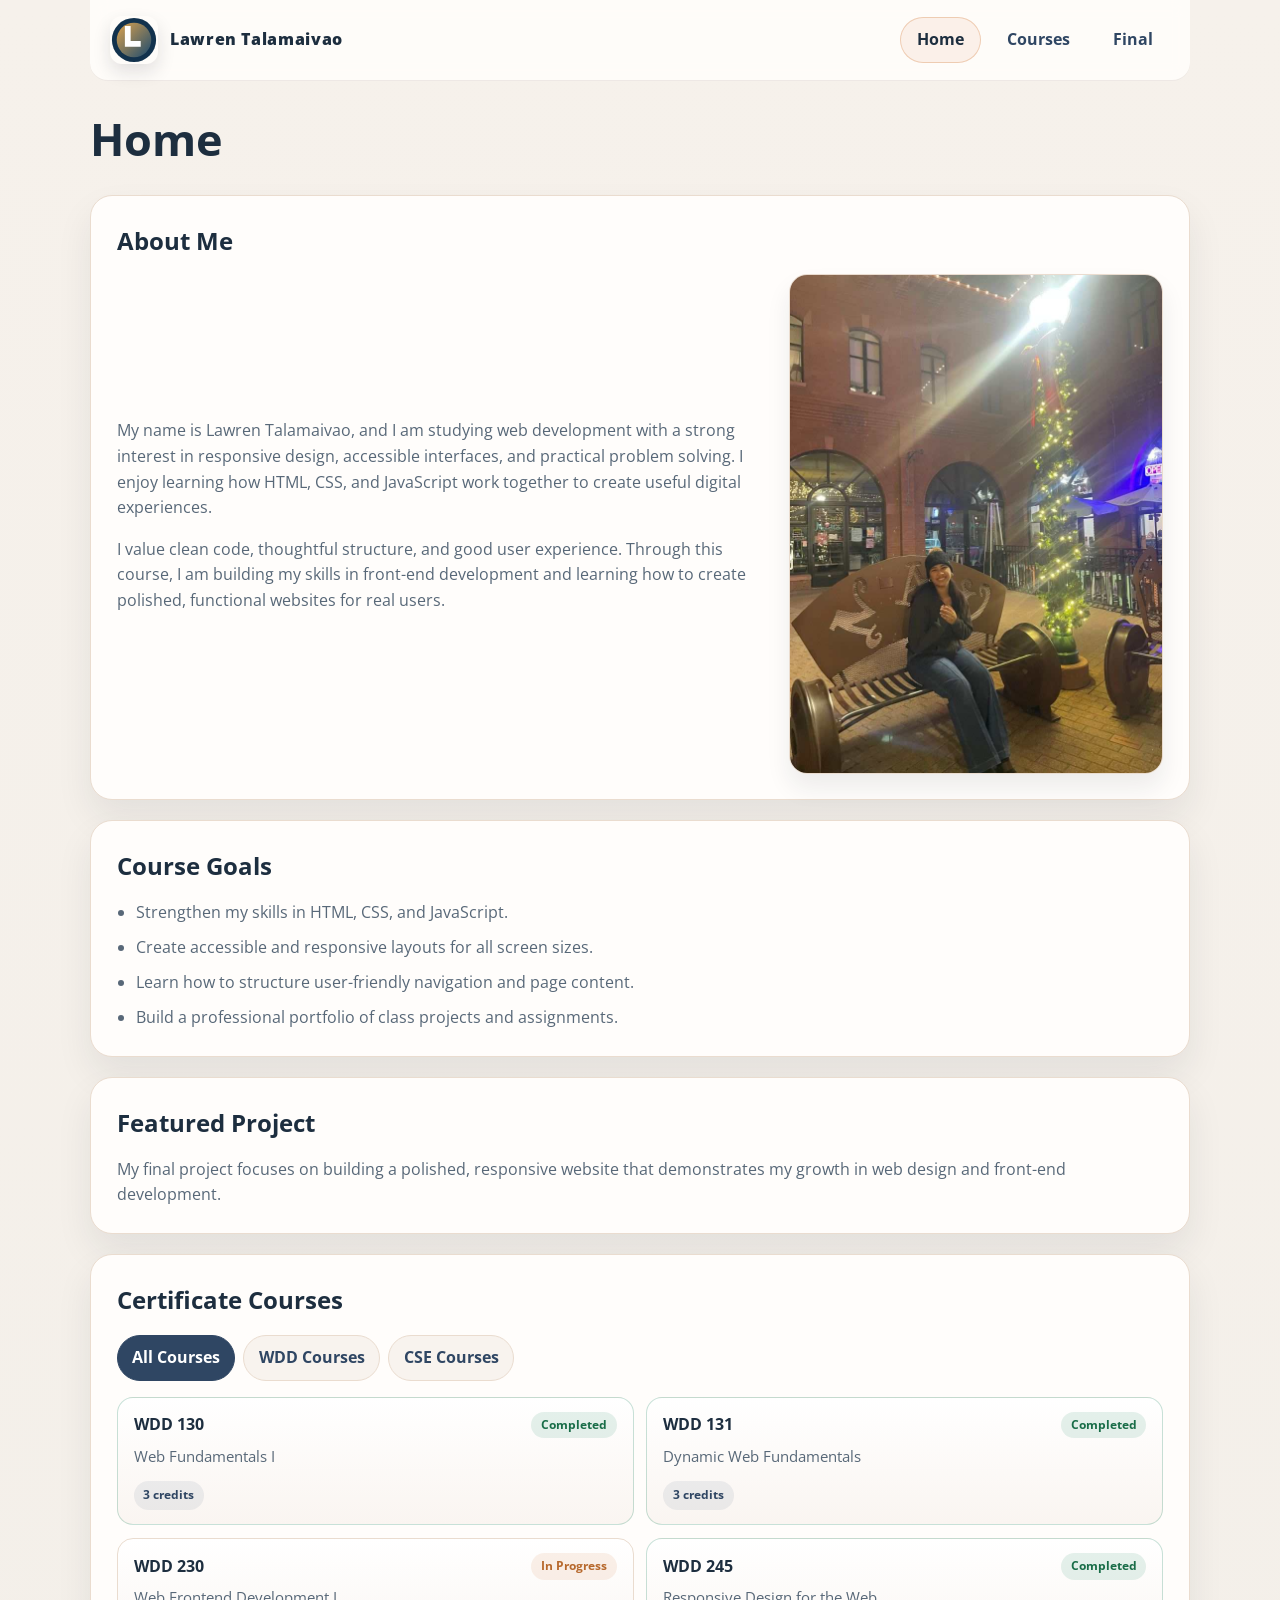
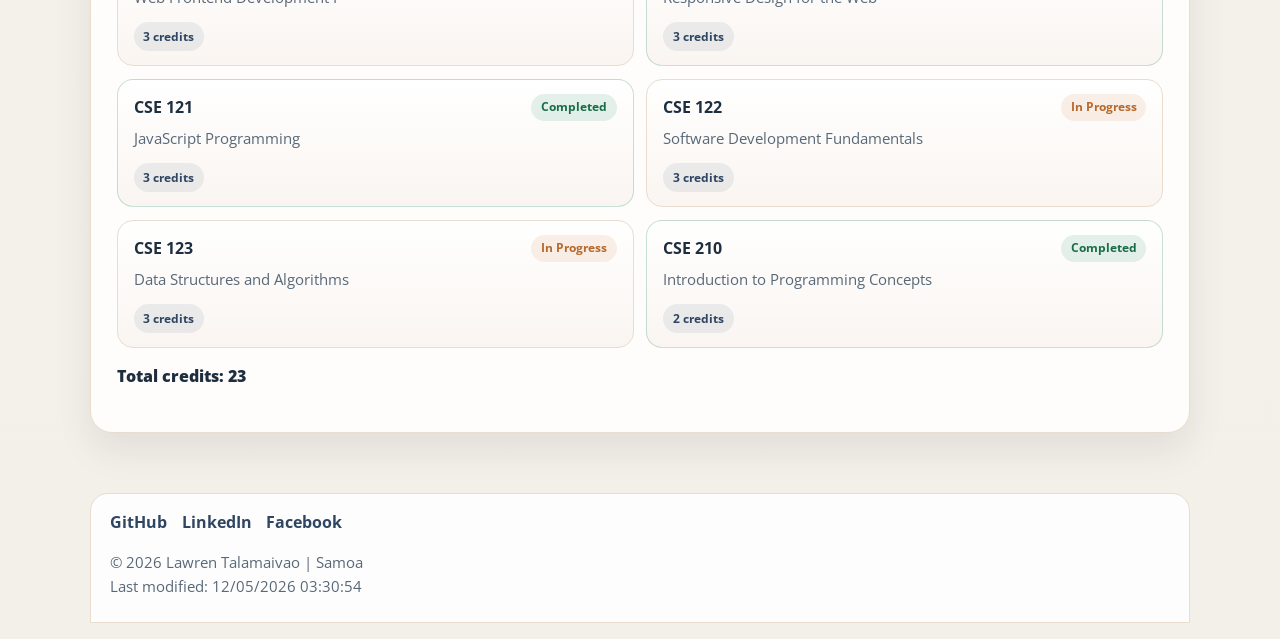
<file: index.html>
<!DOCTYPE html>
<html lang="en">
  <head>
    <meta charset="UTF-8" />
    <meta name="viewport" content="width=device-width, initial-scale=1.0" />
    <meta
      name="description"
      content="Lawren Talamaivao's WDD 231 course home page featuring responsive design, course information, and project navigation."
    />
    <meta name="author" content="Lawren Talamaivao" />
    <title>WDD 231 | Home</title>

    <link rel="preconnect" href="https://fonts.googleapis.com" />
    <link rel="preconnect" href="https://fonts.gstatic.com" crossorigin />
    <link
      href="https://fonts.googleapis.com/css2?family=Open+Sans:wght@400;600;700;800&display=swap"
      rel="stylesheet"
    />

    <link rel="stylesheet" href="styles/small.css" />
    <link rel="stylesheet" href="styles/large.css" />

    <script src="scripts/navigation.js" defer></script>
    <script src="scripts/date.js" defer></script>
    <script src="scripts/course.js" defer></script>
  </head>

  <body>
    <header class="site-header">
      <div class="brand" aria-label="Lawren Talamaivao brand">
        <img src="images/logo.svg" alt="Lawren Talamaivao logo" class="brand-logo" />
        <span class="brand-name">Lawren Talamaivao</span>
      </div>

      <button
        class="nav-toggle"
        type="button"
        aria-expanded="false"
        aria-controls="primary-nav"
        aria-label="Toggle navigation"
      >
        <span></span>
        <span></span>
        <span></span>
      </button>

      <nav id="primary-nav" class="main-nav" aria-label="Main navigation">
        <a href="#home" class="active">Home</a>
        <a href="#course-details">Courses</a>
        <a href="final/index.html">Final</a>
      </nav>
    </header>

    <main id="home">
      <h1>Home</h1>

      <section class="card intro" aria-labelledby="about-heading">
        <h2 id="about-heading">About Me</h2>
        <div class="card-layout">
          <div class="text-content">
            <p>
              My name is Lawren Talamaivao, and I am studying web development with a
              strong interest in responsive design, accessible interfaces, and practical
              problem solving. I enjoy learning how HTML, CSS, and JavaScript work
              together to create useful digital experiences.
            </p>
            <p>
              I value clean code, thoughtful structure, and good user experience.
              Through this course, I am building my skills in front-end development and
              learning how to create polished, functional websites for real users.
            </p>
          </div>

          <figure class="profile-figure">
            <img src="images/profile.jpg" alt="Stylized portrait of Lawren Talamaivao" />
          </figure>
        </div>
      </section>

      <section class="card goals" aria-labelledby="goals-heading">
        <h2 id="goals-heading">Course Goals</h2>
        <ul class="goal-list">
          <li>Strengthen my skills in HTML, CSS, and JavaScript.</li>
          <li>Create accessible and responsive layouts for all screen sizes.</li>
          <li>Learn how to structure user-friendly navigation and page content.</li>
          <li>Build a professional portfolio of class projects and assignments.</li>
        </ul>
      </section>

      <section class="card featured-project" aria-labelledby="project-heading">
        <h2 id="project-heading">Featured Project</h2>
        <p>
          My final project focuses on building a polished, responsive website that
          demonstrates my growth in web design and front-end development.
        </p>
      </section>

      <section id="course-details" class="card certificate" aria-labelledby="certificate-heading">
        <h2 id="certificate-heading">Certificate Courses</h2>
        <div class="filter-bar" role="group" aria-label="Course filter options">
          <button class="filter-btn active" type="button" data-filter="all">All Courses</button>
          <button class="filter-btn" type="button" data-filter="wdd">WDD Courses</button>
          <button class="filter-btn" type="button" data-filter="cse">CSE Courses</button>
        </div>
        <div id="courseList" class="course-list" aria-live="polite"></div>
        <p id="creditTotal" class="credit-total">Total credits: 0</p>
      </section>
    </main>

    <footer class="site-footer" id="chamber">
      <div class="footer-social" aria-label="Social media links">
        <a href="https://github.com/lawrencode" target="_blank" rel="noopener noreferrer">GitHub</a>
        <a href="https://www.linkedin.com" target="_blank" rel="noopener noreferrer">LinkedIn</a>
        <a href="https://www.facebook.com" target="_blank" rel="noopener noreferrer">Facebook</a>
      </div>

      <div class="footer-meta">
        <p>© <span id="currentYear"></span> Lawren Talamaivao | Samoa</p>
      </div>

      <p id="lastModified" class="last-modified">Last modified: --</p>
    </footer>
  </body>
</html>
</file>
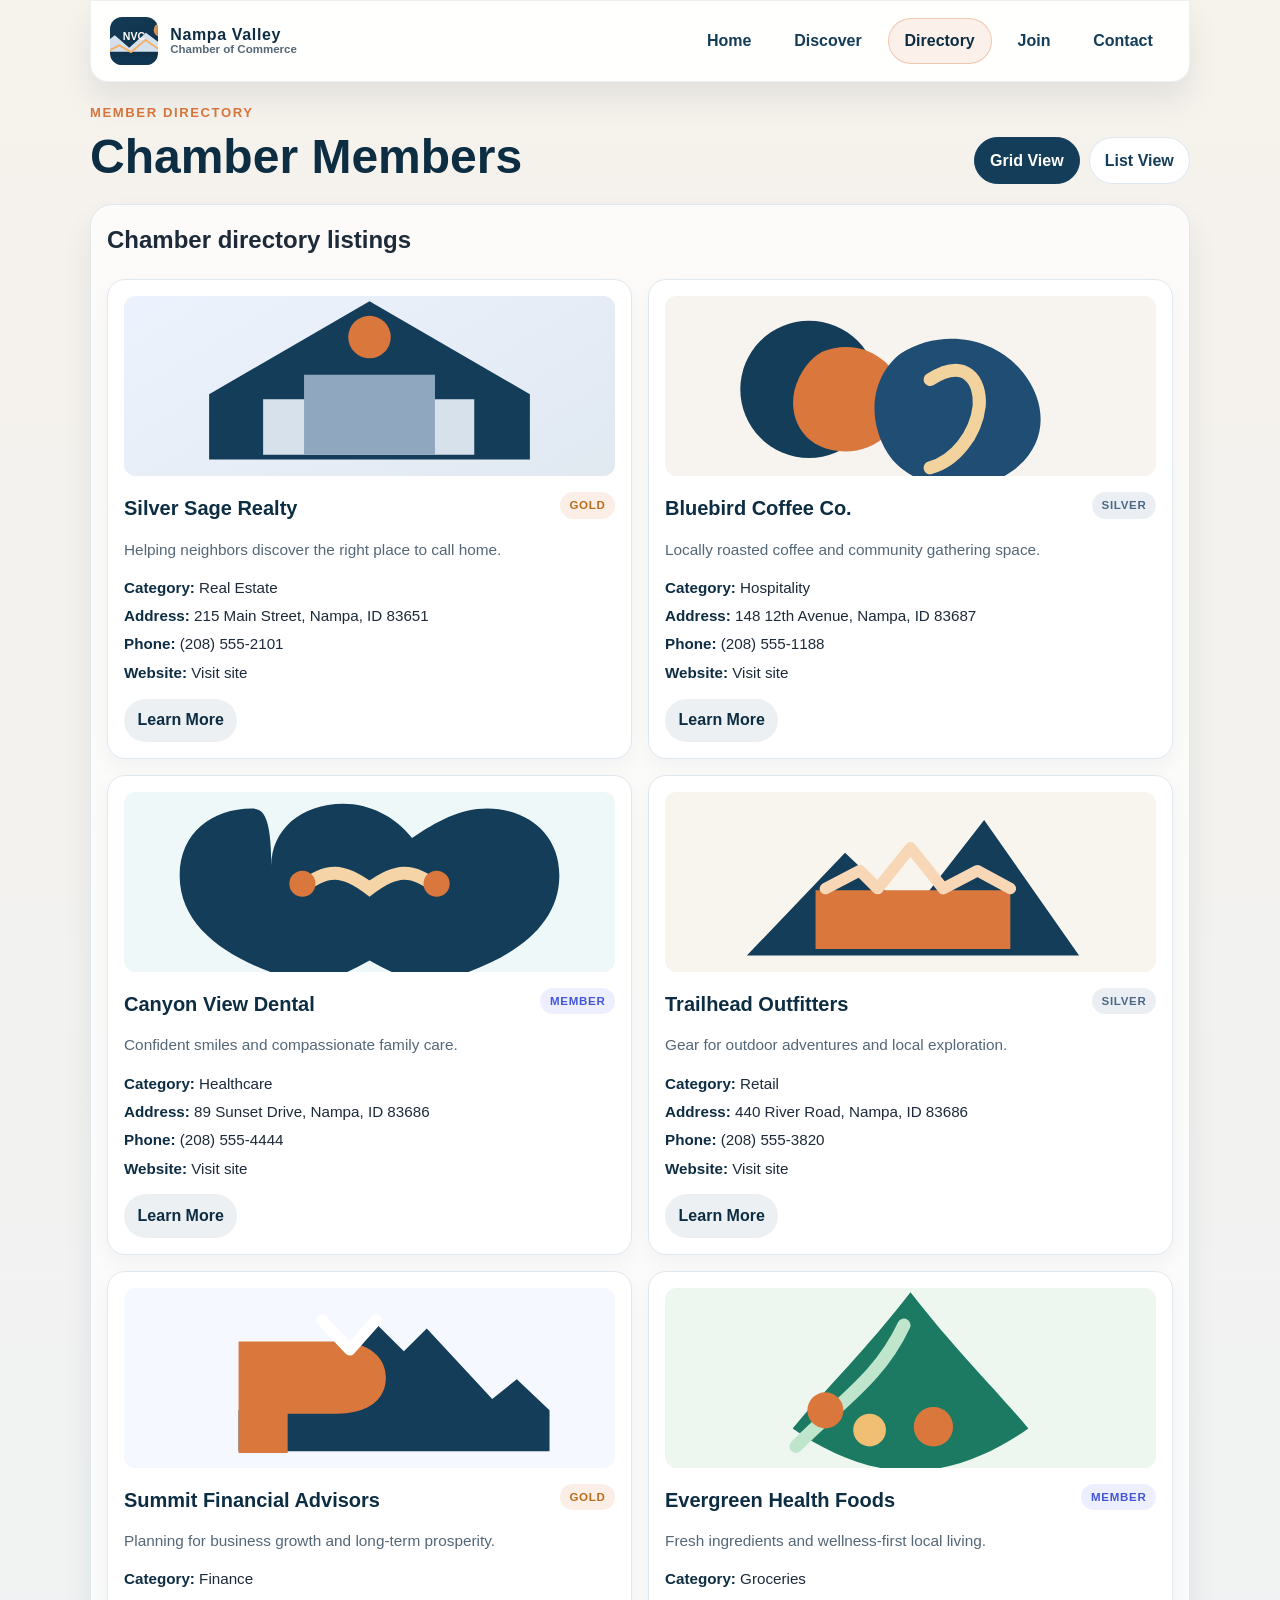
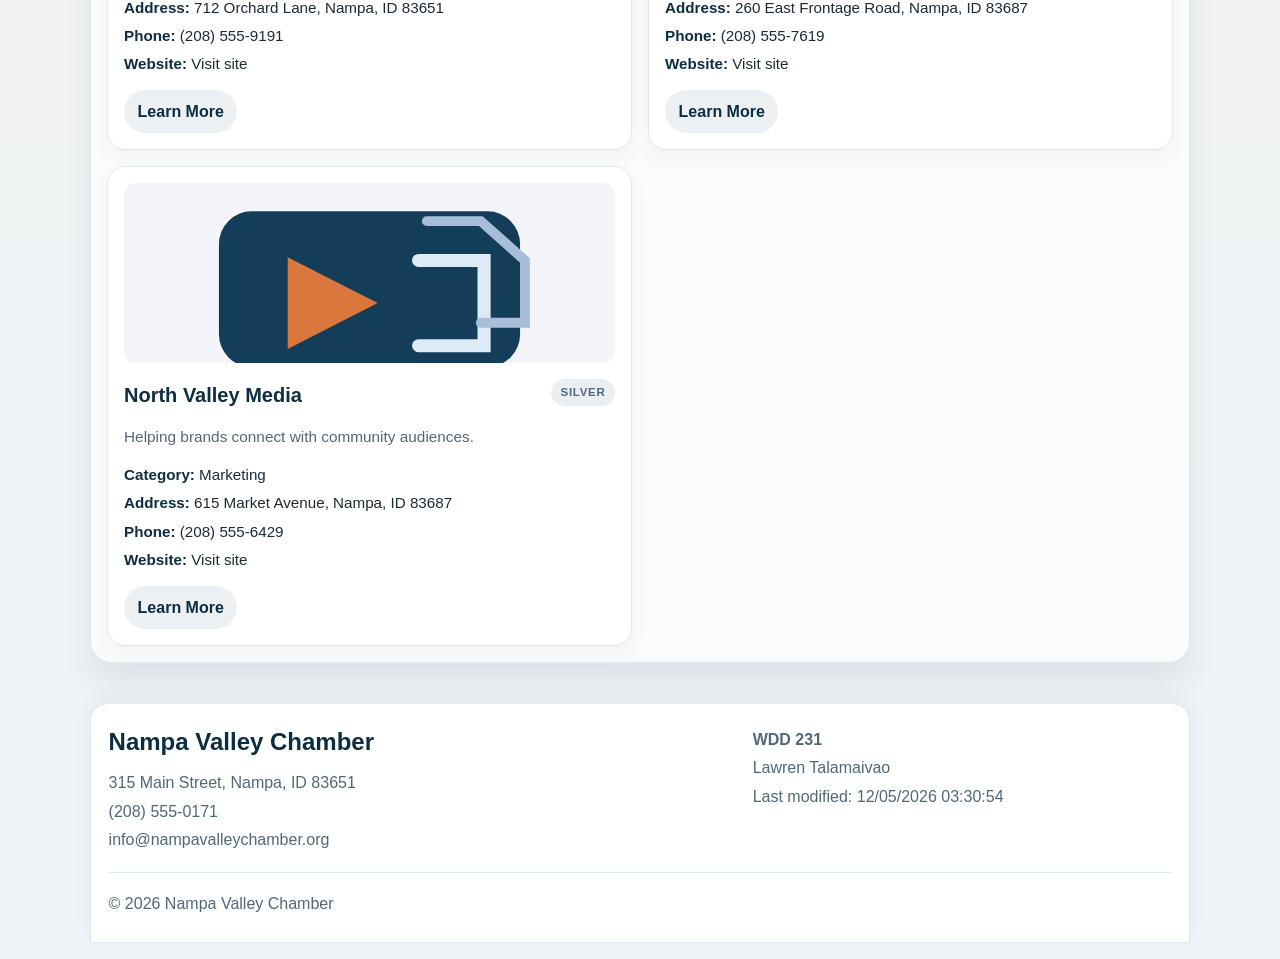
<file: chamber/directory.html>
<!DOCTYPE html>
<html lang="en">
  <head>
    <meta charset="UTF-8">
    <meta name="viewport" content="width=device-width, initial-scale=1.0">
    <meta
      name="description"
      content="Explore the Nampa Valley Chamber directory to connect with local businesses, community partners, and chamber members."
    >
    <meta name="author" content="Lawren Talamaivao">
    <meta property="og:title" content="Nampa Valley Chamber | Chamber Member Directory">
    <meta
      property="og:description"
      content="Explore the Nampa Valley Chamber directory to connect with local businesses, community partners, and chamber members."
    >
    <meta property="og:type" content="website">
    <meta
      property="og:image"
      content="https://lawrencode.github.io/wdd231/chamber/images/social-preview.svg"
    >
    <meta property="og:url" content="https://lawrencode.github.io/wdd231/chamber/directory.html">
    <title>Nampa Valley Chamber | Directory</title>
    <link rel="icon" type="image/svg+xml" href="images/favicon.svg">
    <link rel="preconnect" href="https://fonts.googleapis.com">
    <link rel="preconnect" href="https://fonts.gstatic.com" crossorigin>
    <link href="https://fonts.googleapis.com/css2?family=Open+Sans:wght@400;600;700;800&family=Playfair+Display:wght@600;700;800&display=swap" rel="stylesheet">
    <link rel="stylesheet" href="styles/normalize.css">
    <link rel="stylesheet" href="styles/small.css">
    <link rel="stylesheet" href="styles/large.css">
    <script src="scripts/directory.js" defer></script>
  </head>
  <body>
    <header class="site-header">
      <div class="brand">
        <img src="images/favicon.svg" alt="Nampa Valley Chamber logo" class="brand-logo">
        <div class="brand-text">
          <span class="brand-name">Nampa Valley</span>
          <small class="brand-subtitle">Chamber of Commerce</small>
        </div>
      </div>

      <button
        class="nav-toggle"
        type="button"
        aria-expanded="false"
        aria-controls="primary-nav"
        aria-label="Toggle navigation"
      >
        <span></span>
        <span></span>
        <span></span>
      </button>

      <nav id="primary-nav" class="main-nav" aria-label="Main navigation">
        <a href="#">Home</a>
        <a href="#">Discover</a>
        <a href="#" class="active">Directory</a>
        <a href="#">Join</a>
        <a href="#">Contact</a>
      </nav>
    </header>

    <main>
      <section class="page-intro" aria-labelledby="directory-heading">
        <div>
          <p class="eyebrow">Member Directory</p>
          <h1 id="directory-heading">Chamber Members</h1>
        </div>

        <div class="view-controls" role="group" aria-label="View controls for directory list">
          <button class="view-btn active" type="button" data-view="grid" aria-pressed="true">
            Grid View
          </button>
          <button class="view-btn" type="button" data-view="list" aria-pressed="false">
            List View
          </button>
        </div>
      </section>

      <section class="directory-panel" aria-labelledby="directory-panel-heading">
        <h2 id="directory-panel-heading" class="sr-only">Chamber directory listings</h2>
        <div id="memberList" class="member-grid" aria-live="polite"></div>
      </section>
    </main>

    <footer class="site-footer">
      <div class="footer-contact">
        <div>
          <h2>Nampa Valley Chamber</h2>
          <p>315 Main Street, Nampa, ID 83651</p>
          <p><a href="tel:2085550171">(208) 555-0171</a></p>
          <p><a href="mailto:info@nampavalleychamber.org">info@nampavalleychamber.org</a></p>
        </div>

        <div>
          <p><strong>WDD 231</strong></p>
          <p>Lawren Talamaivao</p>
          <p id="lastModified" class="last-modified">Last modified: --</p>
        </div>
      </div>

      <div class="footer-meta">
        <p>© <span id="currentYear"></span> Nampa Valley Chamber</p>
      </div>
    </footer>
  </body>
</html>
</file>
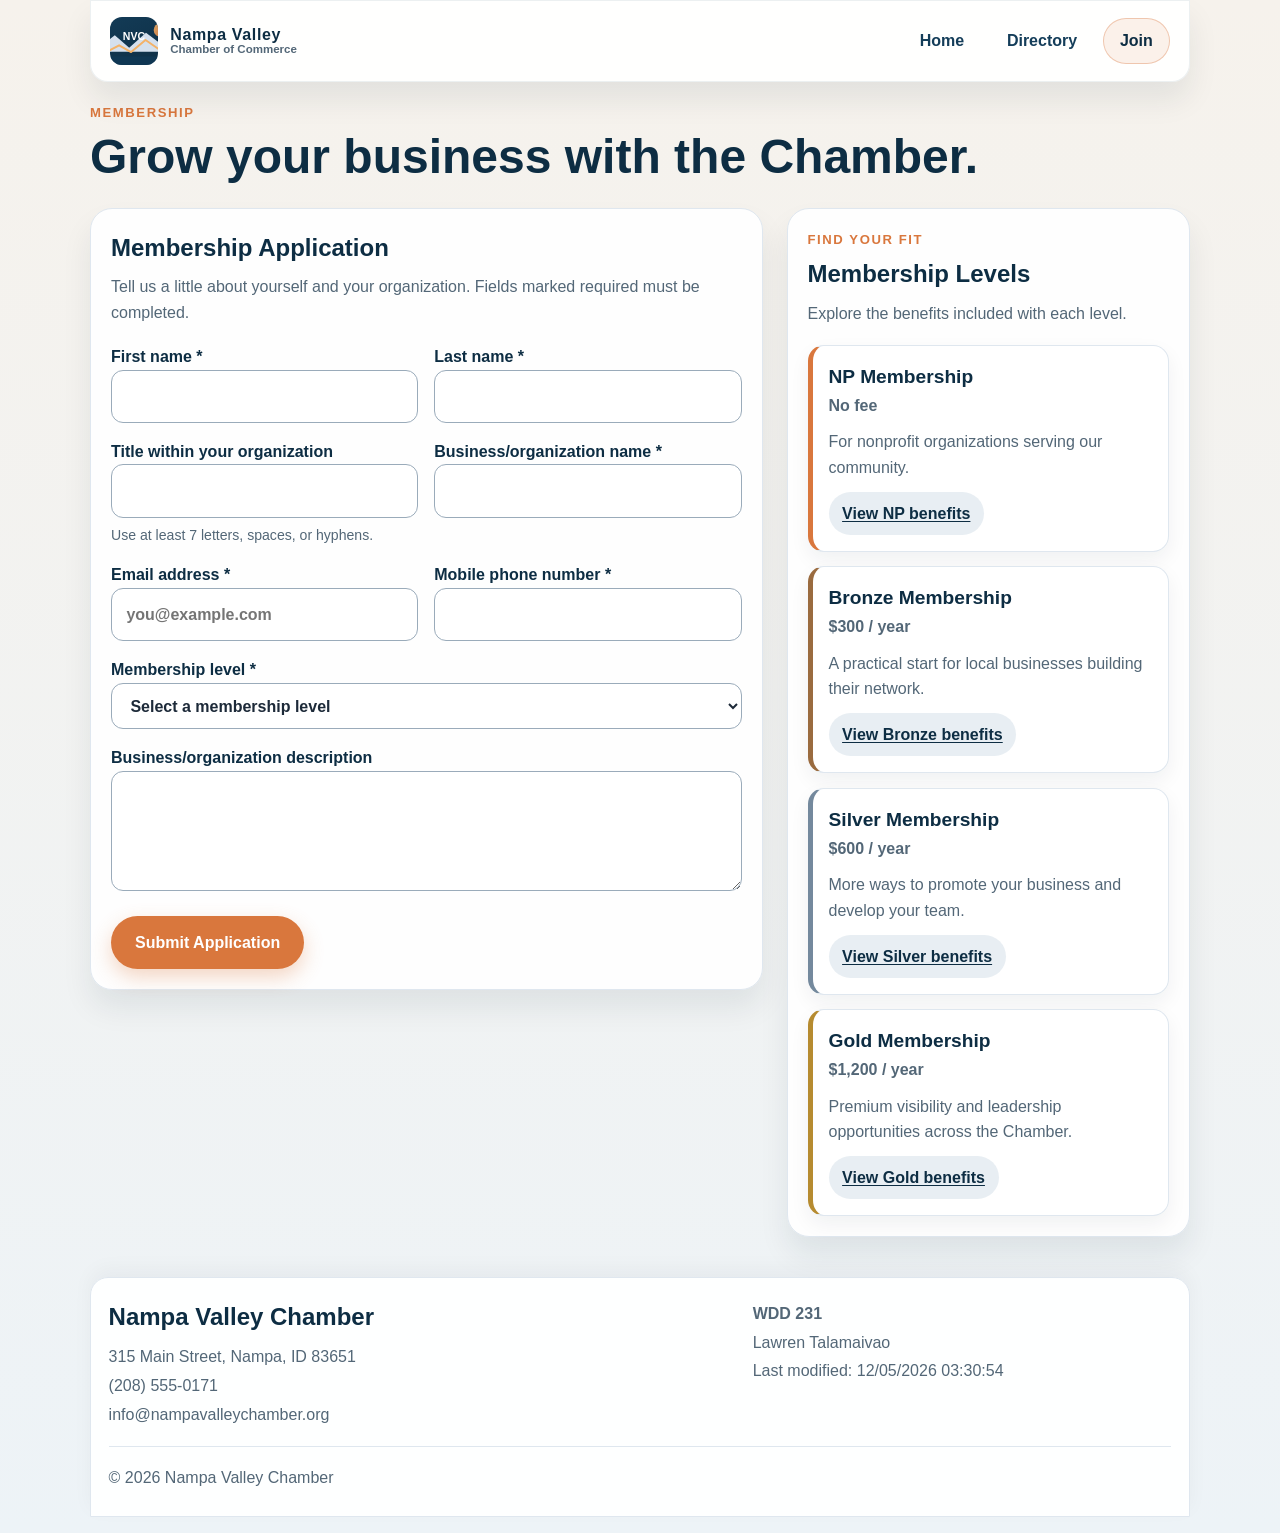
<file: chamber/join.html>
<!DOCTYPE html>
<html lang="en">
  <head>
    <meta charset="UTF-8">
    <meta name="viewport" content="width=device-width, initial-scale=1.0">
    <meta name="description" content="Apply to join the Nampa Valley Chamber of Commerce and grow your business through local connections and resources.">
    <meta name="author" content="Lawren Talamaivao">
    <meta property="og:title" content="Join the Nampa Valley Chamber of Commerce Today">
    <meta property="og:description" content="Choose the membership level that fits your organization and connect with local businesses, valuable resources, and opportunities to grow.">
    <meta property="og:type" content="website">
    <meta property="og:image" content="https://lawrencode.github.io/wdd231/chamber/images/social-preview.svg">
    <meta property="og:url" content="https://lawrencode.github.io/wdd231/chamber/join.html">
    <title>Join the Nampa Valley Chamber of Commerce</title>
    <link rel="icon" type="image/svg+xml" href="images/favicon.svg">
    <link rel="preconnect" href="https://fonts.googleapis.com">
    <link rel="preconnect" href="https://fonts.gstatic.com" crossorigin>
    <link href="https://fonts.googleapis.com/css2?family=Open+Sans:wght@400;600;700;800&family=Playfair+Display:wght@600;700;800&display=swap" rel="stylesheet">
    <link rel="stylesheet" href="styles/normalize.css">
    <link rel="stylesheet" href="styles/small.css">
    <link rel="stylesheet" href="styles/large.css">
    <link rel="stylesheet" href="styles/join.css">
    <script src="scripts/join.js" defer></script>
  </head>
  <body>
    <header class="site-header">
      <div class="brand">
        <img src="images/favicon.svg" alt="Nampa Valley Chamber logo" class="brand-logo">
        <div class="brand-text"><span class="brand-name">Nampa Valley</span><small class="brand-subtitle">Chamber of Commerce</small></div>
      </div>
      <button class="nav-toggle" type="button" aria-expanded="false" aria-controls="primary-nav" aria-label="Toggle navigation"><span></span><span></span><span></span></button>
      <nav id="primary-nav" class="main-nav" aria-label="Main navigation">
        <a href="index.html">Home</a>
        <a href="directory.html">Directory</a>
        <a href="join.html" class="active" aria-current="page">Join</a>
      </nav>
    </header>

    <main>
      <section class="page-intro join-intro" aria-labelledby="join-heading">
        <div><p class="eyebrow">Membership</p><h1 id="join-heading">Grow your business with the Chamber.</h1></div>
      </section>

      <div class="join-layout">
        <section class="join-form-panel" aria-labelledby="application-heading">
          <h2 id="application-heading">Membership Application</h2>
          <p class="form-intro">Tell us a little about yourself and your organization. Fields marked required must be completed.</p>
          <form method="get" action="thankyou.html">
            <div class="form-grid">
              <div class="field-group">
                <label for="first-name">First name <span aria-hidden="true">*</span>
                  <input id="first-name" name="first-name" type="text" title="Enter your first name." autocomplete="given-name" required>
                </label>
              </div>
              <div class="field-group">
                <label for="last-name">Last name <span aria-hidden="true">*</span>
                  <input id="last-name" name="last-name" type="text" title="Enter your last name." autocomplete="family-name" required>
                </label>
              </div>
              <div class="field-group">
                <label for="organization-title">Title within your organization
                  <input id="organization-title" name="organization-title" type="text" title="Enter your organizational title using at least seven letters, spaces, or hyphens." autocomplete="organization-title" pattern="[A-Za-z -]{7,}" aria-describedby="title-hint">
                </label>
                <p class="form-hint" id="title-hint">Use at least 7 letters, spaces, or hyphens.</p>
              </div>
              <div class="field-group">
                <label for="business-name">Business/organization name <span aria-hidden="true">*</span>
                  <input id="business-name" name="business-name" type="text" title="Enter your business or organization name." autocomplete="organization" required>
                </label>
              </div>
              <div class="field-group">
                <label for="email">Email address <span aria-hidden="true">*</span>
                  <input id="email" name="email" type="email" title="Enter a valid email address where we can contact you." autocomplete="email" placeholder="you@example.com" required>
                </label>
              </div>
              <div class="field-group">
                <label for="phone">Mobile phone number <span aria-hidden="true">*</span>
                  <input id="phone" name="phone" type="tel" title="Enter your mobile phone number." autocomplete="tel" required>
                </label>
              </div>
              <div class="field-group full-width">
                <label for="membership-level">Membership level <span aria-hidden="true">*</span>
                  <select id="membership-level" name="membership-level" title="Choose a chamber membership level." required>
                    <option value="" selected disabled>Select a membership level</option>
                    <option value="np">NP Membership — No fee</option>
                    <option value="bronze">Bronze Membership</option>
                    <option value="silver">Silver Membership</option>
                    <option value="gold">Gold Membership</option>
                  </select>
                </label>
              </div>
              <div class="field-group full-width">
                <label for="business-description">Business/organization description
                  <textarea id="business-description" name="business-description" title="Describe your business or organization."></textarea>
                </label>
              </div>
            </div>
            <input id="timestamp" name="timestamp" type="hidden" value="">
            <div class="submit-row"><button class="submit-button" type="submit">Submit Application</button></div>
          </form>
        </section>

        <section class="membership-panel" aria-labelledby="membership-heading">
          <p class="eyebrow">Find your fit</p>
          <h2 id="membership-heading">Membership Levels</h2>
          <p class="membership-intro">Explore the benefits included with each level.</p>
          <div class="membership-grid">
            <article class="membership-card">
              <h3>NP Membership</h3><p class="tier-price">No fee</p><p>For nonprofit organizations serving our community.</p>
              <a class="membership-info-link" href="#np-modal">View NP benefits</a>
            </article>
            <article class="membership-card">
              <h3>Bronze Membership</h3><p class="tier-price">$300 / year</p><p>A practical start for local businesses building their network.</p>
              <a class="membership-info-link" href="#bronze-modal">View Bronze benefits</a>
            </article>
            <article class="membership-card">
              <h3>Silver Membership</h3><p class="tier-price">$600 / year</p><p>More ways to promote your business and develop your team.</p>
              <a class="membership-info-link" href="#silver-modal">View Silver benefits</a>
            </article>
            <article class="membership-card">
              <h3>Gold Membership</h3><p class="tier-price">$1,200 / year</p><p>Premium visibility and leadership opportunities across the Chamber.</p>
              <a class="membership-info-link" href="#gold-modal">View Gold benefits</a>
            </article>
          </div>
        </section>
      </div>
    </main>

    <footer class="site-footer">
      <div class="footer-contact">
        <div><h2>Nampa Valley Chamber</h2><p>315 Main Street, Nampa, ID 83651</p><p><a href="tel:2085550171">(208) 555-0171</a></p><p><a href="mailto:info@nampavalleychamber.org">info@nampavalleychamber.org</a></p></div>
        <div><p><strong>WDD 231</strong></p><p>Lawren Talamaivao</p><p id="lastModified" class="last-modified">Last modified: --</p></div>
      </div>
      <div class="footer-meta"><p>© <span id="currentYear"></span> Nampa Valley Chamber</p></div>
    </footer>

    <dialog id="np-modal" class="membership-modal" aria-labelledby="np-modal-title">
      <button class="modal-close" type="button" aria-label="Close NP Membership details">×</button>
      <h2 id="np-modal-title">NP Membership Benefits</h2><p>Community-focused membership at no cost for qualifying nonprofit organizations.</p>
      <ul><li>Free Chamber directory listing</li><li>Invitations to selected nonprofit networking events</li><li>Access to community partnership and volunteer opportunities</li></ul>
    </dialog>
    <dialog id="bronze-modal" class="membership-modal" aria-labelledby="bronze-modal-title">
      <button class="modal-close" type="button" aria-label="Close Bronze Membership details">×</button>
      <h2 id="bronze-modal-title">Bronze Membership Benefits</h2><p>Annual investment: $300. Build local connections and establish your business presence.</p>
      <ul><li>Business directory listing</li><li>Access to monthly networking mixers</li><li>Member pricing for Chamber events</li></ul>
    </dialog>
    <dialog id="silver-modal" class="membership-modal" aria-labelledby="silver-modal-title">
      <button class="modal-close" type="button" aria-label="Close Silver Membership details">×</button>
      <h2 id="silver-modal-title">Silver Membership Benefits</h2><p>Annual investment: $600. Grow your visibility and strengthen your team's business skills.</p>
      <ul><li>All Bronze benefits</li><li>Featured directory placement and one business spotlight</li><li>Discounted training and event sponsorship opportunities</li></ul>
    </dialog>
    <dialog id="gold-modal" class="membership-modal" aria-labelledby="gold-modal-title">
      <button class="modal-close" type="button" aria-label="Close Gold Membership details">×</button>
      <h2 id="gold-modal-title">Gold Membership Benefits</h2><p>Annual investment: $1,200. Make a larger impact with premium promotion and leadership access.</p>
      <ul><li>All Silver benefits</li><li>Premium homepage spotlight and priority advertising</li><li>Complimentary training seats and priority event discounts</li><li>Invitation to executive roundtables and leadership events</li></ul>
    </dialog>
  </body>
</html>
</file>
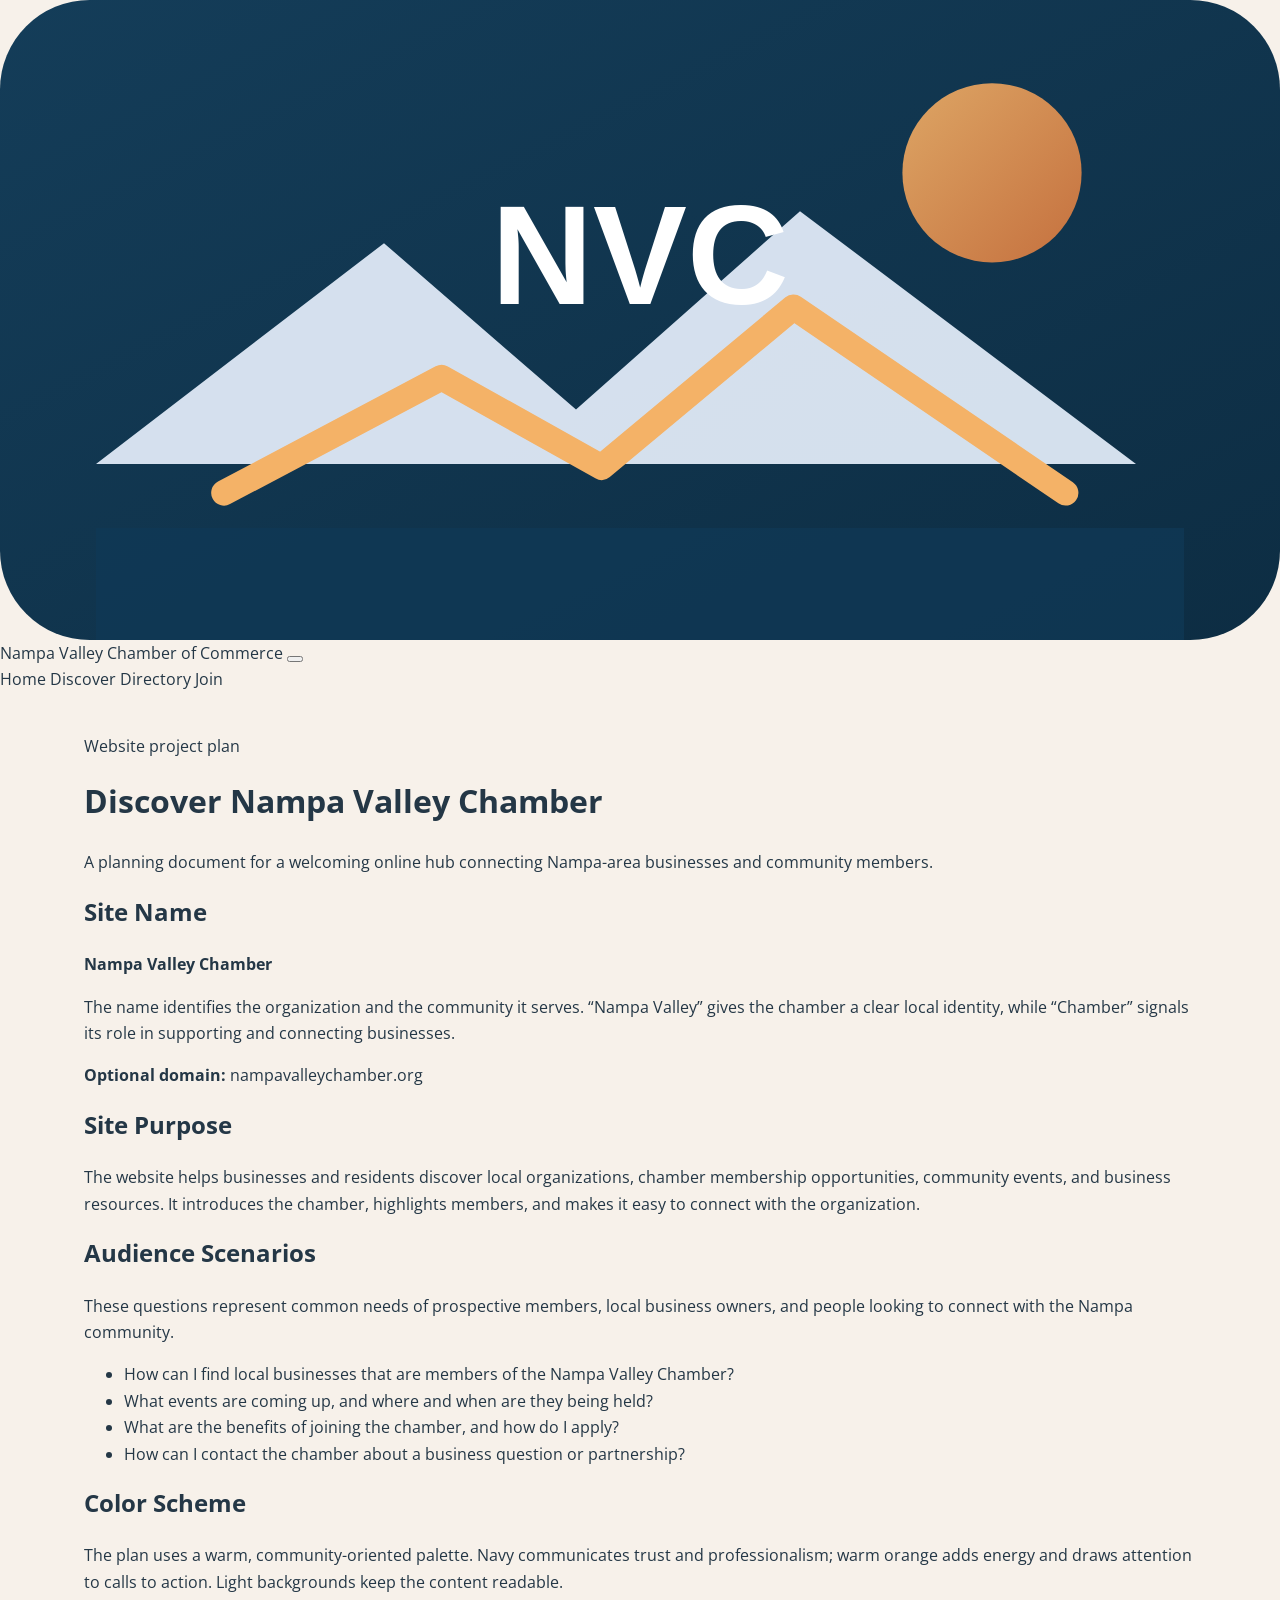
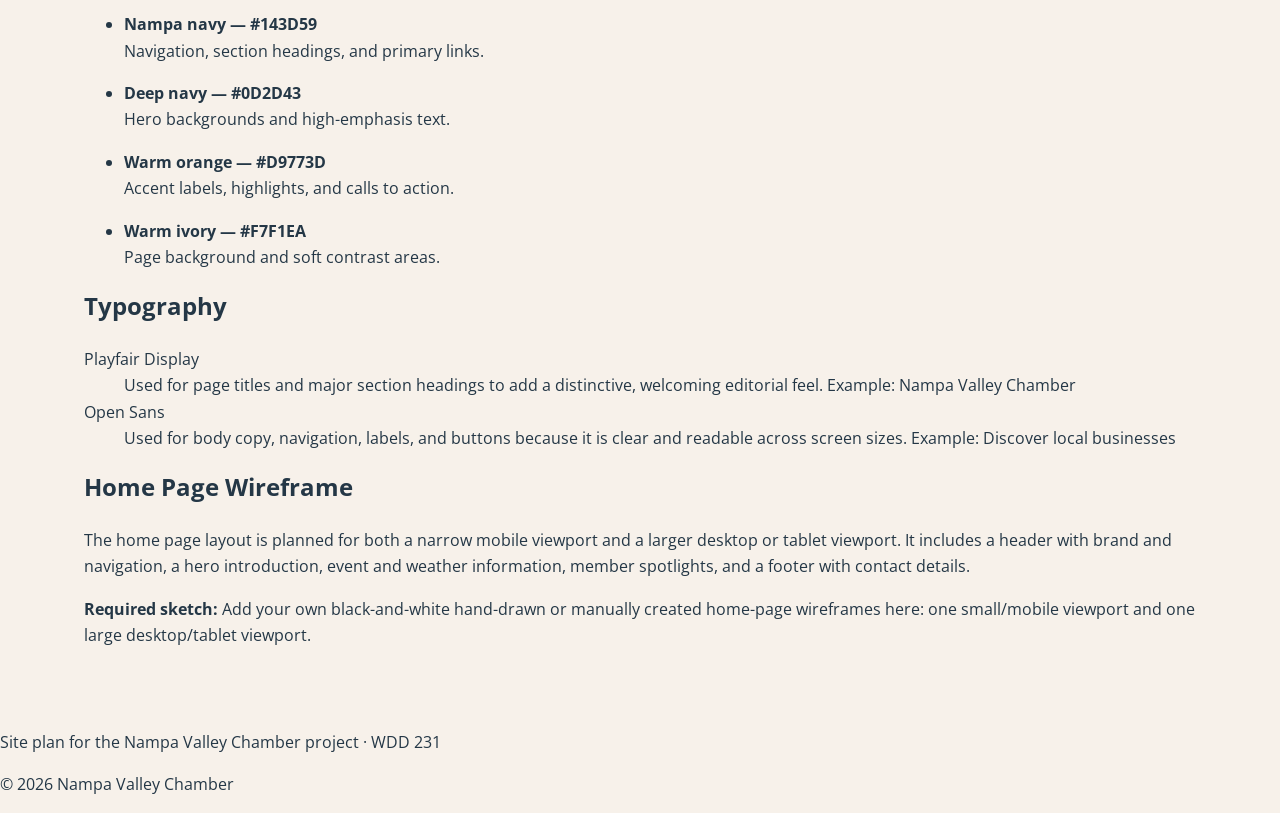
<file: chamber/site-plan.html>
<!DOCTYPE html>
<html lang="en">
  <head>
    <meta charset="UTF-8">
    <meta name="viewport" content="width=device-width, initial-scale=1.0">
    <meta
      name="description"
      content="Discover the Nampa Valley Chamber site plan, its community purpose, audience needs, visual identity, and planned member resources."
    >
    <meta name="author" content="Lawren Talamaivao">
    <meta property="og:title" content="Discover the Nampa Valley Chamber community site plan">
    <meta
      property="og:description"
      content="Explore the Nampa Valley Chamber site plan, including its purpose, community audience, visual identity, and planned resources."
    >
    <meta property="og:type" content="website">
    <meta
      property="og:image"
      content="https://lawrencode.github.io/wdd231/chamber/images/social-preview.svg"
    >
    <meta property="og:url" content="https://lawrencode.github.io/wdd231/chamber/site-plan.html">
    <title>Discover | Nampa Valley Chamber</title>
    <link rel="icon" type="image/svg+xml" href="images/favicon.svg">
    <link rel="preconnect" href="https://fonts.googleapis.com">
    <link rel="preconnect" href="https://fonts.gstatic.com" crossorigin>
    <link href="https://fonts.googleapis.com/css2?family=Open+Sans:wght@400;600;700&family=Playfair+Display:wght@600;700&display=swap" rel="stylesheet">
    <link rel="stylesheet" href="styles/normalize.css">
    <link rel="stylesheet" href="styles/site-plan.css">
    <script src="scripts/site-plan.js" defer></script>
  </head>
  <body>
    <header class="site-header">
      <a class="brand" href="index.html" aria-label="Nampa Valley Chamber home">
        <img src="images/favicon.svg" alt="" class="brand-logo">
        <span class="brand-text">
          <span class="brand-name">Nampa Valley</span>
          <span class="brand-subtitle">Chamber of Commerce</span>
        </span>
      </a>
      <button
        class="nav-toggle"
        type="button"
        aria-expanded="false"
        aria-controls="primary-nav"
        aria-label="Toggle navigation"
      >
        <span></span>
        <span></span>
        <span></span>
      </button>
      <nav id="primary-nav" class="main-nav" aria-label="Main navigation">
        <a href="index.html">Home</a>
        <a href="site-plan.html" aria-current="page">Discover</a>
        <a href="directory.html">Directory</a>
        <a href="join.html">Join</a>
      </nav>
    </header>

    <main>
      <div class="page-heading">
        <p class="eyebrow">Website project plan</p>
        <h1>Discover Nampa Valley Chamber</h1>
        <p>A planning document for a welcoming online hub connecting Nampa-area businesses and community members.</p>
      </div>

      <section aria-labelledby="site-name-heading">
        <h2 id="site-name-heading">Site Name</h2>
        <p><strong>Nampa Valley Chamber</strong></p>
        <p>The name identifies the organization and the community it serves. “Nampa Valley” gives the chamber a clear local identity, while “Chamber” signals its role in supporting and connecting businesses.</p>
        <p><strong>Optional domain:</strong> nampavalleychamber.org</p>
      </section>

      <section aria-labelledby="purpose-heading">
        <h2 id="purpose-heading">Site Purpose</h2>
        <p>The website helps businesses and residents discover local organizations, chamber membership opportunities, community events, and business resources. It introduces the chamber, highlights members, and makes it easy to connect with the organization.</p>
      </section>

      <section aria-labelledby="scenarios-heading">
        <h2 id="scenarios-heading">Audience Scenarios</h2>
        <p>These questions represent common needs of prospective members, local business owners, and people looking to connect with the Nampa community.</p>
        <ul>
          <li>How can I find local businesses that are members of the Nampa Valley Chamber?</li>
          <li>What events are coming up, and where and when are they being held?</li>
          <li>What are the benefits of joining the chamber, and how do I apply?</li>
          <li>How can I contact the chamber about a business question or partnership?</li>
        </ul>
      </section>

      <section aria-labelledby="colors-heading">
        <h2 id="colors-heading">Color Scheme</h2>
        <p>The plan uses a warm, community-oriented palette. Navy communicates trust and professionalism; warm orange adds energy and draws attention to calls to action. Light backgrounds keep the content readable.</p>
        <ul class="swatches">
          <li class="swatch">
            <div class="swatch-color swatch-navy" aria-hidden="true"></div>
            <p><strong>Nampa navy — #143D59</strong><br>Navigation, section headings, and primary links.</p>
          </li>
          <li class="swatch">
            <div class="swatch-color swatch-deep-navy" aria-hidden="true"></div>
            <p><strong>Deep navy — #0D2D43</strong><br>Hero backgrounds and high-emphasis text.</p>
          </li>
          <li class="swatch">
            <div class="swatch-color swatch-orange" aria-hidden="true"></div>
            <p><strong>Warm orange — #D9773D</strong><br>Accent labels, highlights, and calls to action.</p>
          </li>
          <li class="swatch">
            <div class="swatch-color swatch-ivory" aria-hidden="true"></div>
            <p><strong>Warm ivory — #F7F1EA</strong><br>Page background and soft contrast areas.</p>
          </li>
        </ul>
      </section>

      <section aria-labelledby="typography-heading">
        <h2 id="typography-heading">Typography</h2>
        <dl>
          <dt>Playfair Display</dt>
          <dd>Used for page titles and major section headings to add a distinctive, welcoming editorial feel. Example: <span class="font-example font-display">Nampa Valley Chamber</span></dd>
          <dt>Open Sans</dt>
          <dd>Used for body copy, navigation, labels, and buttons because it is clear and readable across screen sizes. Example: <span class="font-example font-open-sans">Discover local businesses</span></dd>
        </dl>
      </section>

      <section aria-labelledby="wireframe-heading">
        <h2 id="wireframe-heading">Home Page Wireframe</h2>
        <p>The home page layout is planned for both a narrow mobile viewport and a larger desktop or tablet viewport. It includes a header with brand and navigation, a hero introduction, event and weather information, member spotlights, and a footer with contact details.</p>
        <div class="wireframe-note">
          <p><strong>Required sketch:</strong> Add your own black-and-white hand-drawn or manually created home-page wireframes here: one small/mobile viewport and one large desktop/tablet viewport.</p>
        </div>
      </section>
    </main>

    <footer>
      <p>Site plan for the Nampa Valley Chamber project · WDD 231</p>
      <p>© <span id="currentYear"></span> Nampa Valley Chamber</p>
    </footer>
  </body>
</html>
</file>
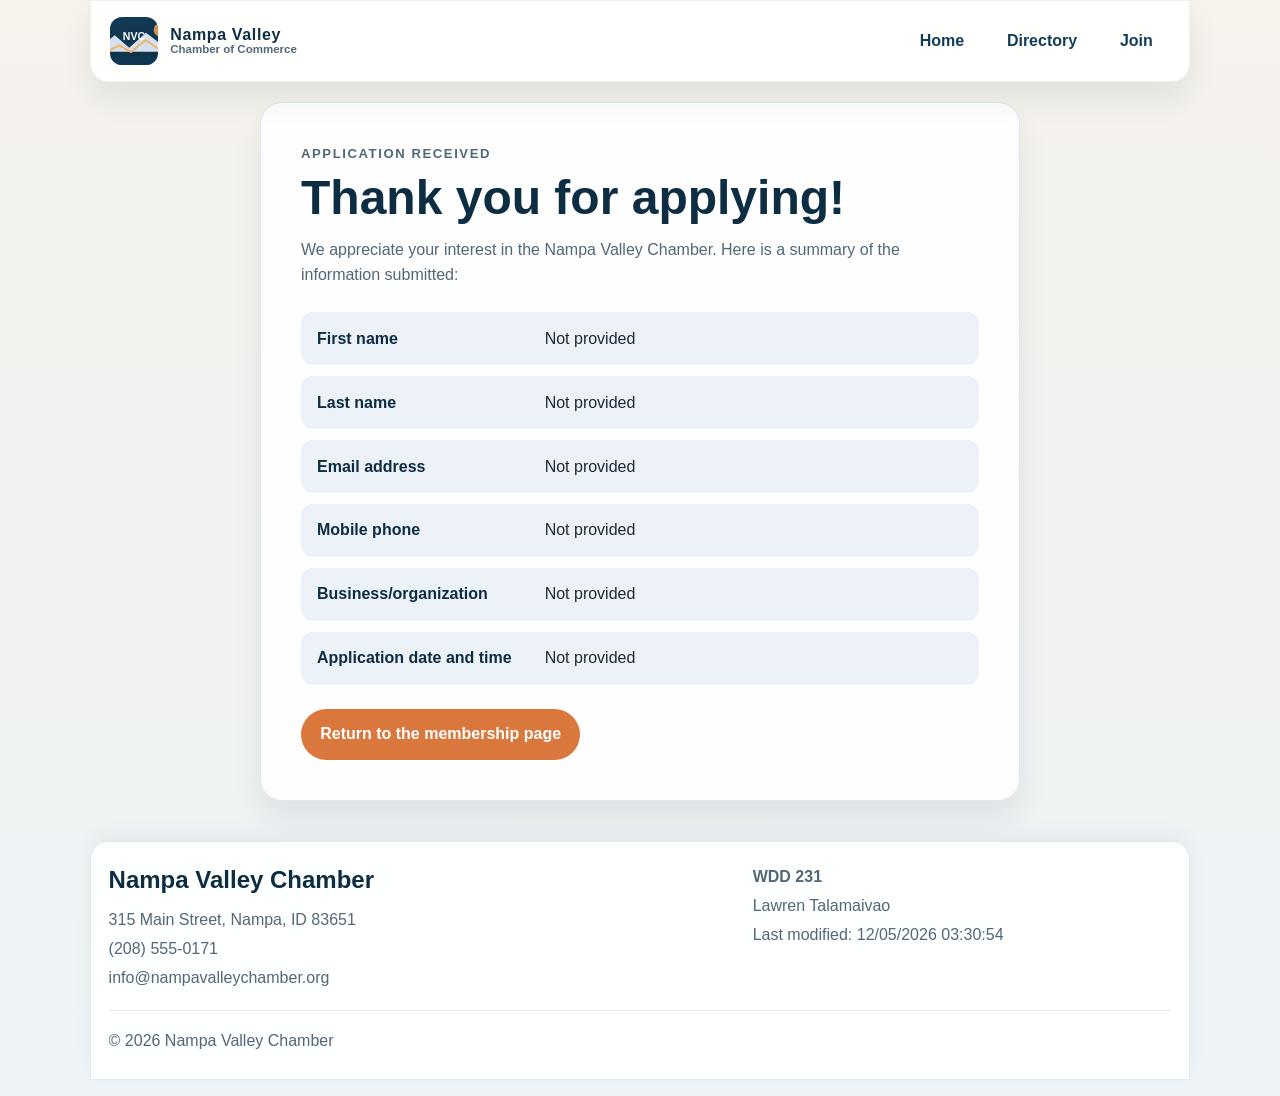
<file: chamber/thankyou.html>
<!DOCTYPE html>
<html lang="en">
  <head>
    <meta charset="UTF-8">
    <meta name="viewport" content="width=device-width, initial-scale=1.0">
    <meta name="description" content="Thank you for applying to join the Nampa Valley Chamber of Commerce.">
    <meta name="author" content="Lawren Talamaivao">
    <meta property="og:title" content="Nampa Valley Chamber | Application received">
    <meta property="og:description" content="Your Nampa Valley Chamber membership application has been received.">
    <meta property="og:type" content="website">
    <meta property="og:image" content="https://lawrencode.github.io/wdd231/chamber/images/social-preview.svg">
    <meta property="og:url" content="https://lawrencode.github.io/wdd231/chamber/thankyou.html">
    <title>Nampa Valley Chamber | Thank You</title>
    <link rel="icon" type="image/svg+xml" href="images/favicon.svg">
    <link rel="preconnect" href="https://fonts.googleapis.com">
    <link rel="preconnect" href="https://fonts.gstatic.com" crossorigin>
    <link href="https://fonts.googleapis.com/css2?family=Open+Sans:wght@400;600;700;800&family=Playfair+Display:wght@600;700;800&display=swap" rel="stylesheet">
    <link rel="stylesheet" href="styles/normalize.css">
    <link rel="stylesheet" href="styles/small.css">
    <link rel="stylesheet" href="styles/large.css">
    <style>
      .confirmation-panel { max-width: 760px; margin: 0 auto; padding: clamp(1.25rem, 4vw, 2.5rem); border: 1px solid var(--border); border-radius: 22px; background: rgba(255,255,255,.94); box-shadow: var(--shadow); }
      .confirmation-panel h1 { margin-bottom: .75rem; }
      .confirmation-panel > p { color: var(--muted); }
      .application-summary { display: grid; gap: .7rem; margin: 1.5rem 0; }
      .application-summary div { display: grid; gap: .15rem; padding: .85rem 1rem; border-radius: 12px; background: var(--surface-alt); }
      .application-summary dt { color: var(--primary-dark); font-weight: 800; }
      .application-summary dd { margin: 0; overflow-wrap: anywhere; }
      .return-link { display: inline-flex; padding: .8rem 1.2rem; border-radius: 999px; background: var(--accent); color: #fff; font-weight: 800; }
      @media (min-width: 600px) { .application-summary div { grid-template-columns: minmax(180px, .7fr) 1.3fr; align-items: start; } }
    </style>
    <script src="scripts/thankyou.js" defer></script>
  </head>
  <body>
    <header class="site-header">
      <div class="brand">
        <img src="images/favicon.svg" alt="Nampa Valley Chamber logo" class="brand-logo">
        <div class="brand-text"><span class="brand-name">Nampa Valley</span><small class="brand-subtitle">Chamber of Commerce</small></div>
      </div>
      <button class="nav-toggle" type="button" aria-expanded="false" aria-controls="primary-nav" aria-label="Toggle navigation"><span></span><span></span><span></span></button>
      <nav id="primary-nav" class="main-nav" aria-label="Main navigation">
        <a href="index.html">Home</a><a href="directory.html">Directory</a><a href="join.html">Join</a>
      </nav>
    </header>
    <main>
      <section class="confirmation-panel" aria-labelledby="thanks-heading">
        <p class="eyebrow">Application received</p>
        <h1 id="thanks-heading">Thank you for applying!</h1>
        <p>We appreciate your interest in the Nampa Valley Chamber. Here is a summary of the information submitted:</p>
        <dl class="application-summary" id="application-summary" aria-live="polite">
          <div><dt>First name</dt><dd data-field="first-name">Not provided</dd></div>
          <div><dt>Last name</dt><dd data-field="last-name">Not provided</dd></div>
          <div><dt>Email address</dt><dd data-field="email">Not provided</dd></div>
          <div><dt>Mobile phone</dt><dd data-field="phone">Not provided</dd></div>
          <div><dt>Business/organization</dt><dd data-field="business-name">Not provided</dd></div>
          <div><dt>Application date and time</dt><dd data-field="timestamp">Not provided</dd></div>
        </dl>
        <a class="return-link" href="join.html">Return to the membership page</a>
      </section>
    </main>
    <footer class="site-footer">
      <div class="footer-contact">
        <div><h2>Nampa Valley Chamber</h2><p>315 Main Street, Nampa, ID 83651</p><p><a href="tel:2085550171">(208) 555-0171</a></p><p><a href="mailto:info@nampavalleychamber.org">info@nampavalleychamber.org</a></p></div>
        <div><p><strong>WDD 231</strong></p><p>Lawren Talamaivao</p><p id="lastModified" class="last-modified">Last modified: --</p></div>
      </div>
      <div class="footer-meta"><p>© <span id="currentYear"></span> Nampa Valley Chamber</p></div>
    </footer>
  </body>
</html>
</file>
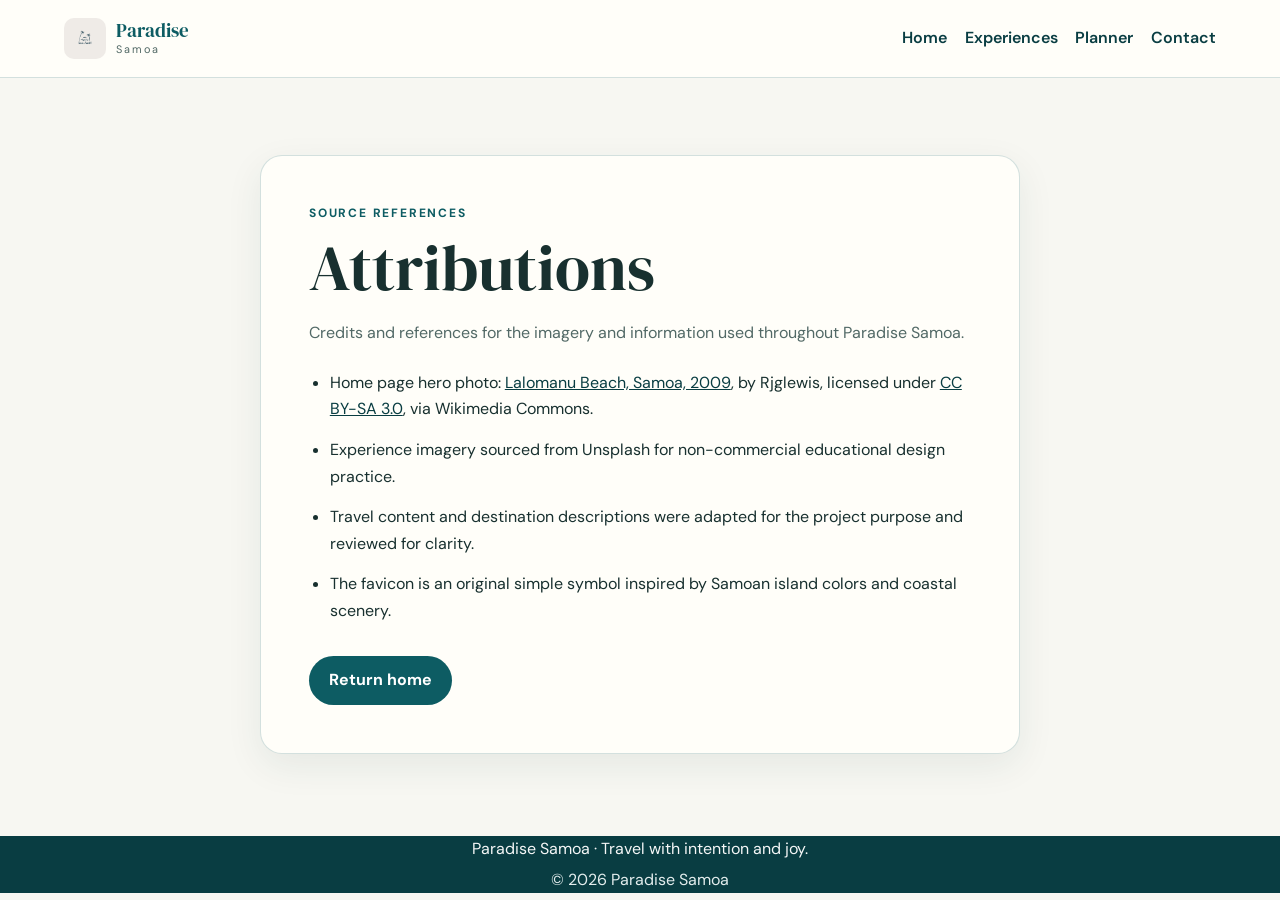
<file: final/attributions.html>
<!DOCTYPE html>
<html lang="en">
  <head>
    <meta charset="UTF-8" />
    <meta name="viewport" content="width=device-width, initial-scale=1.0" />
    <meta name="description" content="Explore the image credits, references, and resources used to create the Paradise Samoa island travel project." />
    <meta name="author" content="Lawren Talamaivao" />
    <meta property="og:title" content="Paradise Samoa | Attributions and Sources" />
    <meta property="og:description" content="See the photo credits, source references, and resources behind Paradise Samoa’s island travel guide." />
    <meta property="og:type" content="website" />
    <meta property="og:image" content="https://lawrencode.github.io/wdd231/final/images/returntoparadise.jpeg" />
    <meta property="og:url" content="https://lawrencode.github.io/wdd231/final/attributions.html" />
    <title>Paradise Samoa | Attributions</title>
    <link rel="icon" type="image/svg+xml" href="favicon.svg" />
    <link rel="preconnect" href="https://fonts.googleapis.com" />
    <link rel="preconnect" href="https://fonts.gstatic.com" crossorigin />
    <link href="https://fonts.googleapis.com/css2?family=DM+Sans:wght@400;500;600;700&family=DM+Serif+Display&display=swap" rel="stylesheet" />
    <link rel="stylesheet" href="styles/base.css" />
    <link rel="stylesheet" href="styles/attributions.css" />
    <script src="scripts/attributions.js" defer></script>
  </head>
  <body>
    <header class="site-header">
      <a href="index.html" class="brand" aria-label="Paradise Samoa home">
        <img src="images/%20design.png" alt="Paradise Samoa logo" class="brand-logo" />
        <span class="brand-text"><span class="brand-name">Paradise</span><span class="brand-tag">Samoa</span></span>
      </a>
      <nav class="main-nav" aria-label="Main navigation">
        <a href="index.html">Home</a>
        <a href="experiences.html">Experiences</a>
        <a href="planner.html">Planner</a>
        <a href="contact.html">Contact</a>
      </nav>
    </header>
    <main class="attribution-page">
      <section class="attribution-card" aria-labelledby="page-title">
        <p class="eyebrow">Source references</p>
        <h1 id="page-title">Attributions</h1>
        <p class="intro">Credits and references for the imagery and information used throughout Paradise Samoa.</p>
        <ul class="source-list">
          <li>Home page hero photo: <a href="https://commons.wikimedia.org/wiki/File:Lalomanu_Beach,_Samoa,_2009.jpg" target="_blank" rel="noopener noreferrer">Lalomanu Beach, Samoa, 2009</a>, by Rjglewis, licensed under <a href="https://creativecommons.org/licenses/by-sa/3.0/" target="_blank" rel="noopener noreferrer">CC BY-SA 3.0</a>, via Wikimedia Commons.</li>
          <li>Experience imagery sourced from Unsplash for non-commercial educational design practice.</li>
          <li>Travel content and destination descriptions were adapted for the project purpose and reviewed for clarity.</li>
          <li>The favicon is an original simple symbol inspired by Samoan island colors and coastal scenery.</li>
        </ul>
        <a class="button" href="index.html">Return home</a>
      </section>
    </main>
    <footer class="site-footer">
      <p>Paradise Samoa · Travel with intention and joy.</p>
      <p class="copyright">© <span id="year"></span> Paradise Samoa</p>
    </footer>
  </body>
</html>
</file>
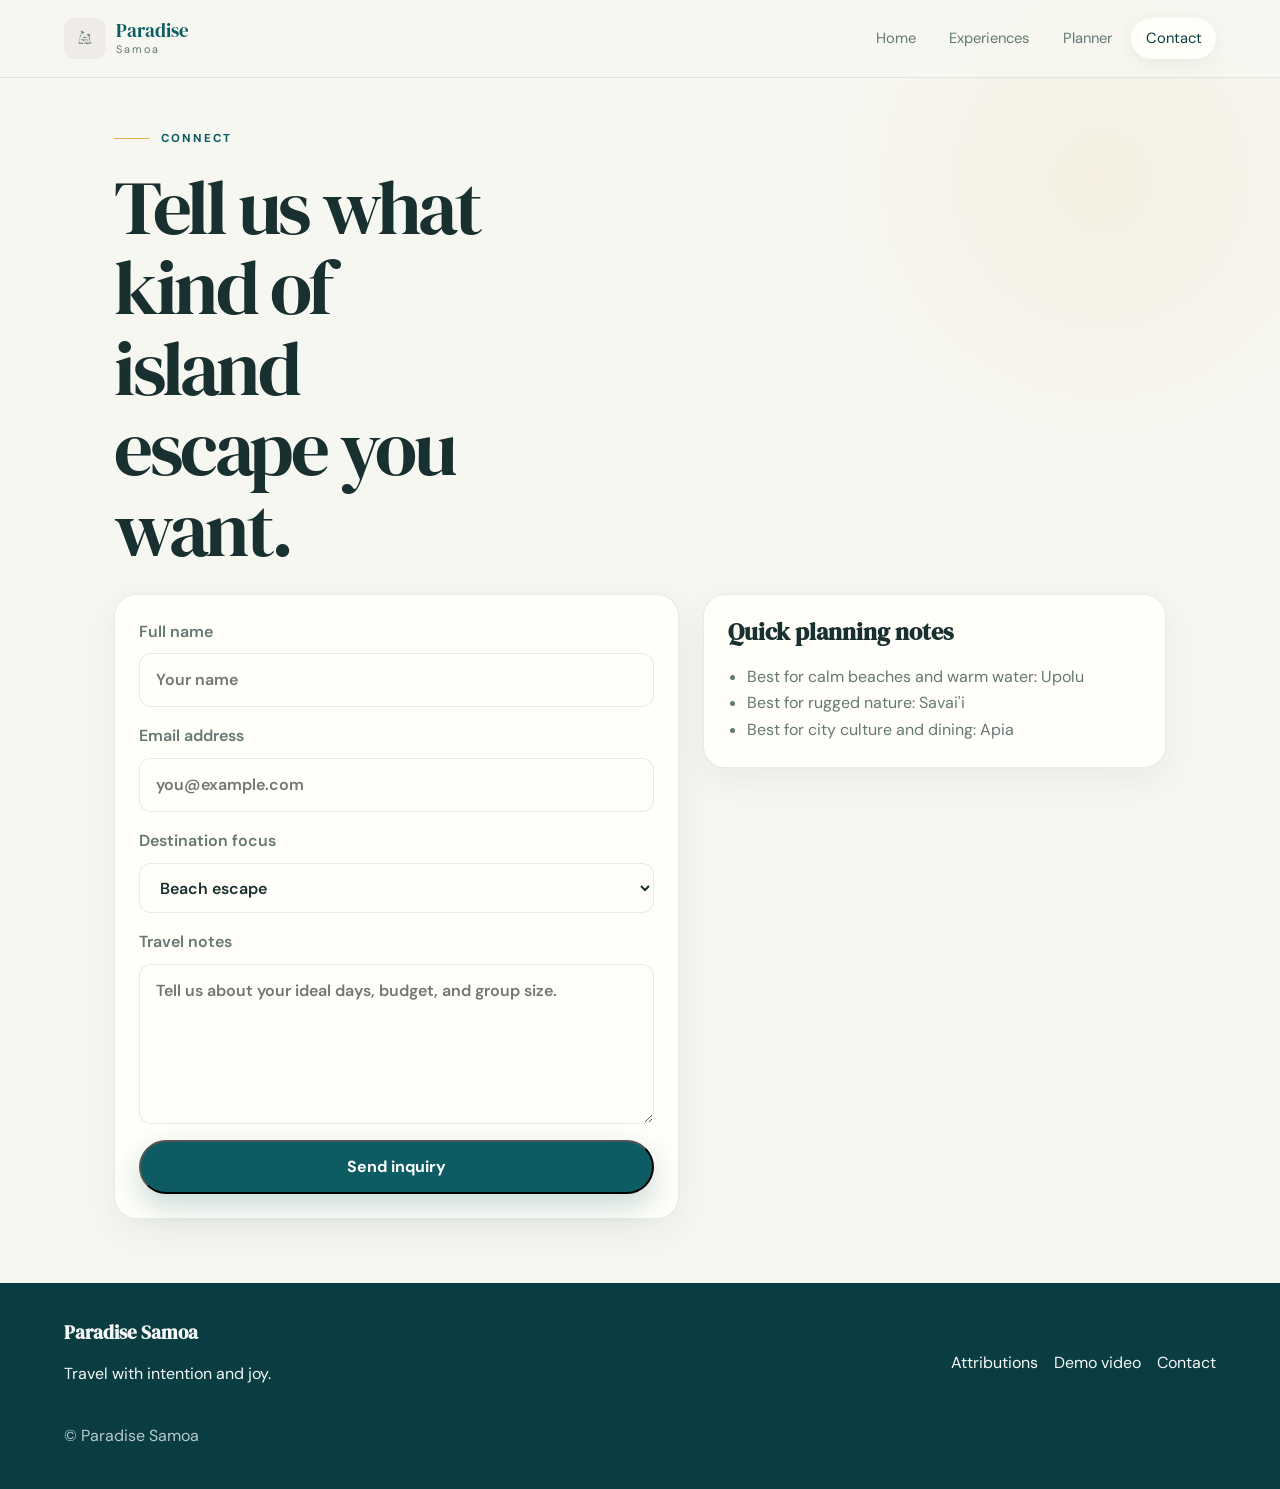
<file: final/contact.html>
<!DOCTYPE html>
<html lang="en">
  <head><meta charset="UTF-8" /><meta name="viewport" content="width=device-width, initial-scale=1.0" /><meta name="description" content="Contact Paradise Samoa to learn more about custom island itineraries and travel recommendations." /><meta name="author" content="Lawren Talamaivao" /><title>Contact Paradise Samoa</title><link rel="icon" type="image/svg+xml" href="favicon.svg" /><link rel="stylesheet" href="styles/base.css" /><link rel="stylesheet" href="styles/large.css" /><script type="module" src="scripts/app.js" defer></script></head>
  <body data-page="contact"><header class="site-header"><a href="index.html" class="brand" aria-label="Paradise Samoa home"><img src="images/%20design.png" alt="Paradise Samoa logo" class="brand-logo" /><div class="brand-text"><span class="brand-name">Paradise</span><span class="brand-tag">Samoa</span></div></a><button class="nav-toggle" type="button" aria-expanded="false" aria-controls="primary-nav" aria-label="Toggle navigation"><span></span><span></span><span></span></button><nav id="primary-nav" class="main-nav" aria-label="Main navigation"><a href="index.html">Home</a><a href="experiences.html">Experiences</a><a href="planner.html">Planner</a><a href="contact.html" class="active" aria-current="page">Contact</a></nav></header>
    <main><section class="page-heading"><p class="eyebrow">Connect</p><h1>Tell us what kind of island escape you want.</h1></section><section class="contact-layout"><form class="contact-form" action="thanks.html" method="get"><label>Full name<input type="text" name="name" placeholder="Your name" required /></label><label>Email address<input type="email" name="email" placeholder="you@example.com" required /></label><label>Destination focus<select name="focus"><option value="Beach">Beach escape</option><option value="Culture">Culture &amp; heritage</option><option value="Adventure">Adventure</option><option value="Food">Food &amp; wellness</option></select></label><label>Travel notes<textarea name="notes" rows="5" placeholder="Tell us about your ideal days, budget, and group size."></textarea></label><button type="submit" class="button primary">Send inquiry</button></form><aside class="contact-card"><h2>Quick planning notes</h2><ul><li>Best for calm beaches and warm water: Upolu</li><li>Best for rugged nature: Savai'i</li><li>Best for city culture and dining: Apia</li></ul></aside></section></main>
    <footer class="site-footer"><div class="footer-row"><div><h3>Paradise Samoa</h3><p>Travel with intention and joy.</p></div><div class="footer-links"><a href="attributions.html">Attributions</a><a href="https://www.youtube.com/watch?v=ScMzIvxBSi4" target="_blank" rel="noopener noreferrer">Demo video</a><a href="contact.html">Contact</a></div></div><p class="copyright">© <span id="year"></span> Paradise Samoa</p></footer>
  </body>
</html>
</file>
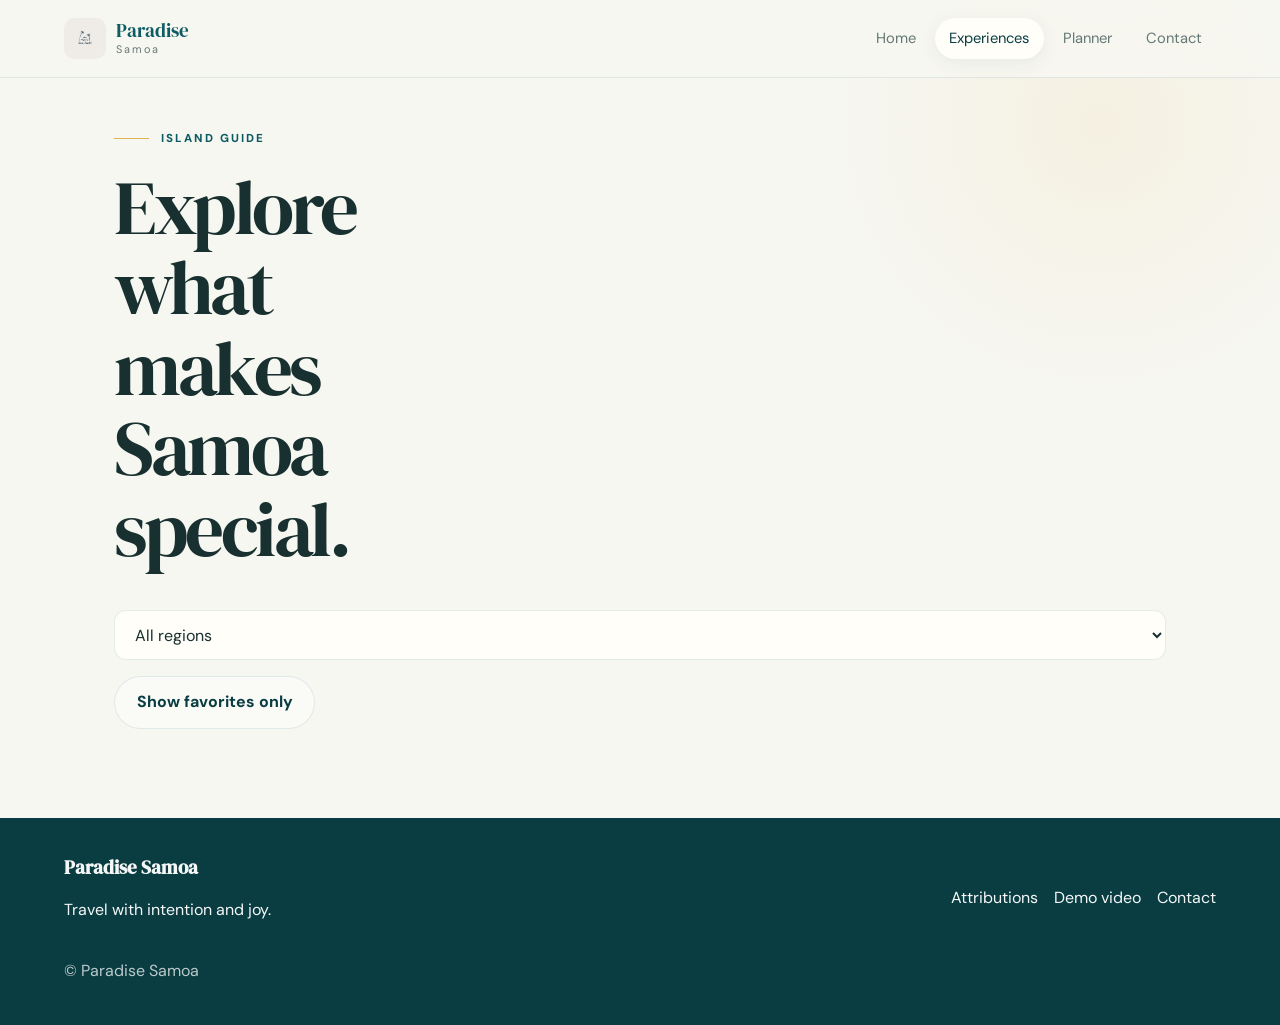
<file: final/experiences.html>
<!DOCTYPE html>
<html lang="en">
  <head>
    <meta charset="UTF-8" /><meta name="viewport" content="width=device-width, initial-scale=1.0" />
    <meta name="description" content="Browse island experiences, activities, and cultural moments across Samoa." /><meta name="author" content="Lawren Talamaivao" />
    <title>Explore Paradise Samoa Experiences</title>
    <link rel="icon" type="image/svg+xml" href="favicon.svg" /><link rel="stylesheet" href="styles/base.css" /><link rel="stylesheet" href="styles/large.css" />
    <script type="module" src="scripts/app.js" defer></script>
  </head>
  <body data-page="experiences">
    <header class="site-header">
      <a href="index.html" class="brand" aria-label="Paradise Samoa home"><img src="images/%20design.png" alt="Paradise Samoa logo" class="brand-logo" /><div class="brand-text"><span class="brand-name">Paradise</span><span class="brand-tag">Samoa</span></div></a>
      <button class="nav-toggle" type="button" aria-expanded="false" aria-controls="primary-nav" aria-label="Toggle navigation"><span></span><span></span><span></span></button>
      <nav id="primary-nav" class="main-nav" aria-label="Main navigation"><a href="index.html">Home</a><a href="experiences.html" class="active" aria-current="page">Experiences</a><a href="planner.html">Planner</a><a href="contact.html">Contact</a></nav>
    </header>
    <main><section class="page-heading"><p class="eyebrow">Island guide</p><h1>Explore what makes Samoa special.</h1></section><section class="filter-bar" aria-label="Experience filters"><label for="regionFilter" class="sr-only">Filter by region</label><select id="regionFilter"><option value="all">All regions</option><option value="Upolu">Upolu</option><option value="Savai'i">Savai'i</option><option value="Apia">Apia</option><option value="Coastal">Coastal</option></select><button id="favoritesToggle" class="button secondary" type="button">Show favorites only</button></section><section id="activityList" class="card-grid" aria-live="polite"></section></main>
    <dialog id="activityModal" aria-labelledby="modalTitle"><form method="dialog" class="modal-shell"><button class="modal-close" type="submit" aria-label="Close details">×</button><div id="modalContent"></div></form></dialog>
    <footer class="site-footer"><div class="footer-row"><div><h3>Paradise Samoa</h3><p>Travel with intention and joy.</p></div><div class="footer-links"><a href="attributions.html">Attributions</a><a href="https://www.youtube.com/watch?v=ScMzIvxBSi4" target="_blank" rel="noopener noreferrer">Demo video</a><a href="contact.html">Contact</a></div></div><p class="copyright">© <span id="year"></span> Paradise Samoa</p></footer>
  </body>
</html>
</file>
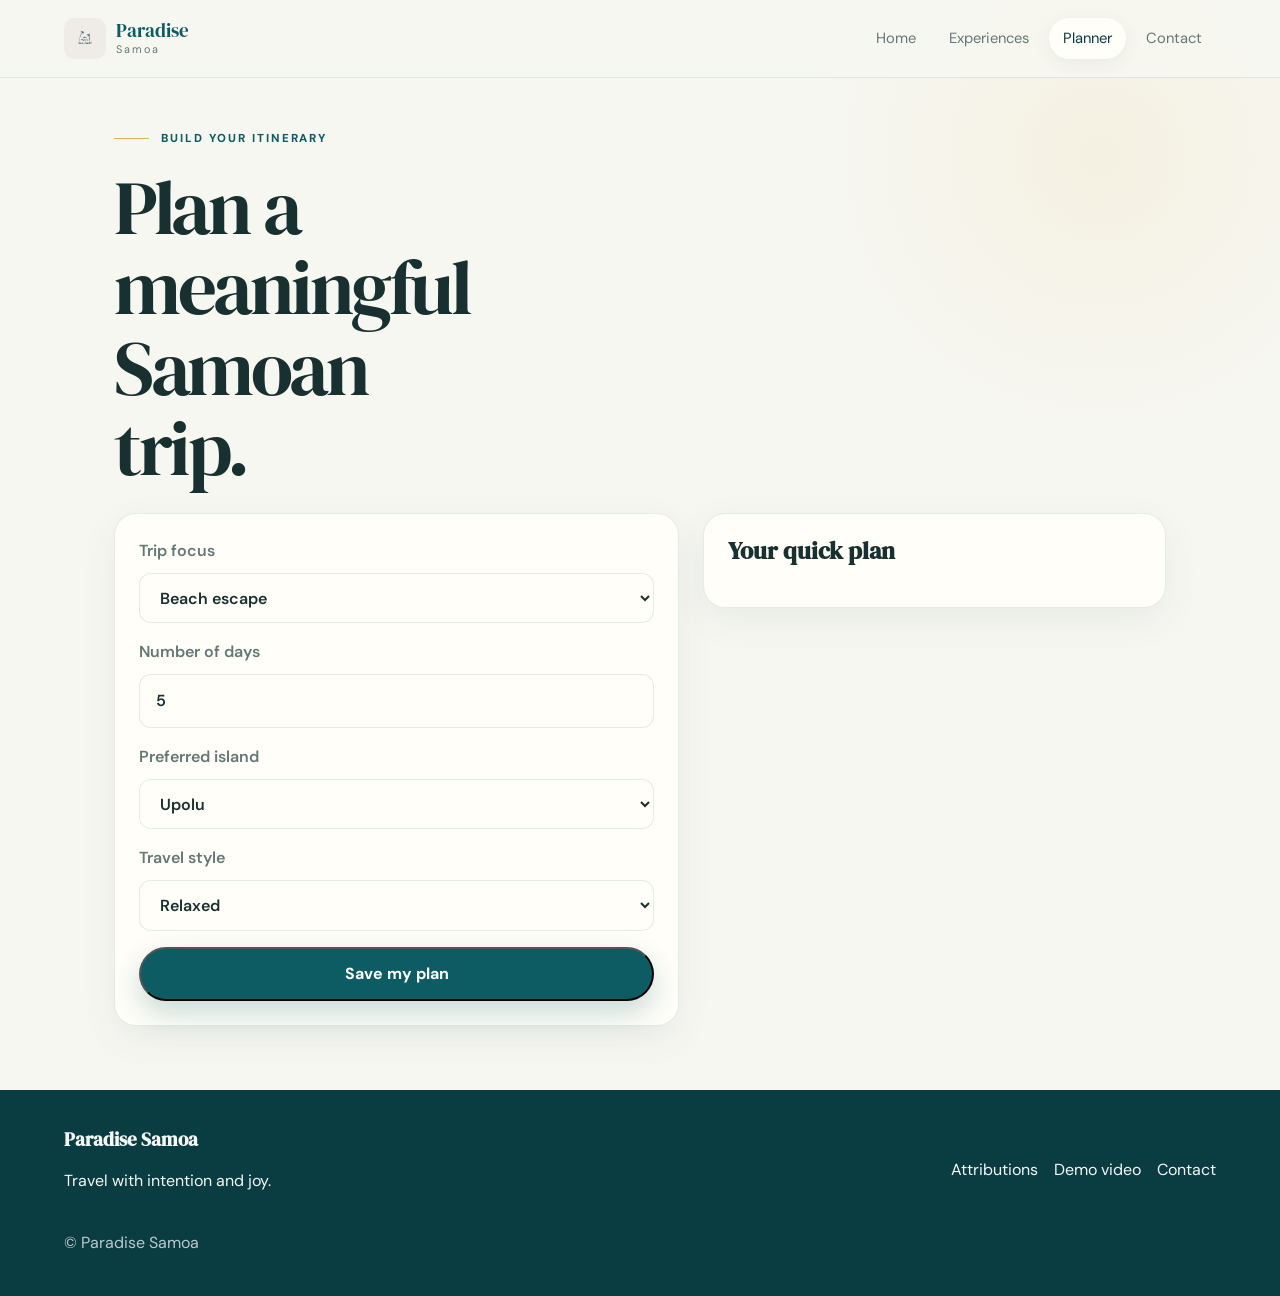
<file: final/planner.html>
<!DOCTYPE html>
<html lang="en">
  <head><meta charset="UTF-8" /><meta name="viewport" content="width=device-width, initial-scale=1.0" /><meta name="description" content="Plan your Samoan getaway with a travel checklist, favorite activities, and local recommendations." /><meta name="author" content="Lawren Talamaivao" /><title>Plan a Samoan Getaway | Paradise Samoa</title><link rel="icon" type="image/svg+xml" href="favicon.svg" /><link rel="stylesheet" href="styles/base.css" /><link rel="stylesheet" href="styles/large.css" /><script type="module" src="scripts/app.js" defer></script></head>
  <body data-page="planner">
    <header class="site-header"><a href="index.html" class="brand" aria-label="Paradise Samoa home"><img src="images/%20design.png" alt="Paradise Samoa logo" class="brand-logo" /><div class="brand-text"><span class="brand-name">Paradise</span><span class="brand-tag">Samoa</span></div></a><button class="nav-toggle" type="button" aria-expanded="false" aria-controls="primary-nav" aria-label="Toggle navigation"><span></span><span></span><span></span></button><nav id="primary-nav" class="main-nav" aria-label="Main navigation"><a href="index.html">Home</a><a href="experiences.html">Experiences</a><a href="planner.html" class="active" aria-current="page">Planner</a><a href="contact.html">Contact</a></nav></header>
    <main><section class="page-heading"><p class="eyebrow">Build your itinerary</p><h1>Plan a meaningful Samoan trip.</h1></section><section class="planner-layout"><form id="plannerForm" class="planner-form"><label>Trip focus<select id="tripFocus"><option value="beach">Beach escape</option><option value="culture">Culture &amp; heritage</option><option value="adventure">Adventure &amp; hiking</option><option value="food">Food &amp; wellness</option></select></label><label>Number of days<input id="tripDays" type="number" min="2" max="14" value="5" /></label><label>Preferred island<select id="tripIsland"><option value="Upolu">Upolu</option><option value="Savai'i">Savai'i</option><option value="Apia">Apia</option></select></label><label>Travel style<select id="tripStyle"><option value="relaxed">Relaxed</option><option value="active">Active</option><option value="family">Family-friendly</option><option value="romantic">Romantic</option></select></label><button type="submit" class="button primary">Save my plan</button></form><aside class="planner-summary"><h2>Your quick plan</h2><div id="plannerOutput" class="planner-output" aria-live="polite"></div></aside></section></main>
    <footer class="site-footer"><div class="footer-row"><div><h3>Paradise Samoa</h3><p>Travel with intention and joy.</p></div><div class="footer-links"><a href="attributions.html">Attributions</a><a href="https://www.youtube.com/watch?v=ScMzIvxBSi4" target="_blank" rel="noopener noreferrer">Demo video</a><a href="contact.html">Contact</a></div></div><p class="copyright">© <span id="year"></span> Paradise Samoa</p></footer>
  </body>
</html>
</file>
<file: styles/small.css>
:root {
  --bg: #f6f1eb;
  --bg-deep: #efe3d6;
  --surface: #fffdfb;
  --surface-alt: #f8f3ee;
  --primary: #2f4663;
  --primary-strong: #1d2e3f;
  --accent: #d6874d;
  --accent-soft: rgba(214, 135, 77, 0.12);
  --accent-strong: #b7692d;
  --text: #233043;
  --muted: #586878;
  --border: #eadccf;
  --shadow: 0 18px 36px rgba(22, 35, 52, 0.08);
}

* {
  box-sizing: border-box;
}

html {
  scroll-behavior: smooth;
}

body {
  margin: 0;
  font-family: "Open Sans", Arial, sans-serif;
  background: linear-gradient(180deg, var(--bg) 0%, #f3efe9 100%);
  color: var(--text);
  line-height: 1.6;
}

img {
  display: block;
  max-width: 100%;
}

figure {
  margin: 0;
}

a {
  color: inherit;
  text-decoration: none;
}

.site-header,
main,
.site-footer {
  width: min(1100px, calc(100% - 1.5rem));
  margin: 0 auto;
}

.site-header {
  position: sticky;
  top: 0;
  z-index: 20;
  display: flex;
  align-items: center;
  justify-content: space-between;
  gap: 1rem;
  margin: 0 auto;
  padding: 0.9rem 0;
  background: rgba(255, 253, 251, 0.9);
  backdrop-filter: blur(8px);
  border-bottom: 1px solid rgba(116, 92, 74, 0.12);
}

.brand {
  display: flex;
  align-items: center;
  gap: 0.75rem;
  min-width: 0;
}

.brand-logo {
  width: 48px;
  height: 48px;
  border-radius: 12px;
  object-fit: cover;
  box-shadow: 0 8px 18px rgba(18, 25, 36, 0.12);
}

.brand-name {
  font-weight: 800;
  letter-spacing: 0.04em;
  color: var(--primary-strong);
}

.nav-toggle {
  display: inline-flex;
  flex-direction: column;
  justify-content: center;
  gap: 0.28rem;
  width: 2.9rem;
  height: 2.5rem;
  border: 1px solid var(--border);
  border-radius: 10px;
  background: var(--surface-alt);
  cursor: pointer;
}

.nav-toggle span {
  display: block;
  width: 1.4rem;
  height: 2px;
  background: var(--primary-strong);
  margin: 0 auto;
  border-radius: 999px;
}

.main-nav {
  position: absolute;
  left: 0.75rem;
  right: 0.75rem;
  top: calc(100% + 0.4rem);
  display: none;
  flex-direction: column;
  gap: 0.45rem;
  background: rgba(255, 255, 255, 0.98);
  padding: 0.8rem;
  border: 1px solid var(--border);
  border-radius: 16px;
  box-shadow: var(--shadow);
}

.main-nav.open {
  display: flex;
}

.main-nav a {
  padding: 0.7rem 0.9rem;
  border-radius: 10px;
  font-weight: 700;
  color: var(--primary);
  transition: all 0.2s ease;
}

.main-nav a:hover,
.main-nav a:focus-visible,
.main-nav a.active {
  background: var(--accent-soft);
  color: var(--primary-strong);
}

main {
  padding: 1rem 0 2.5rem;
}

h1,
h2,
h3,
p,
ul {
  margin-top: 0;
}

h1 {
  margin-bottom: 1.25rem;
  color: var(--primary-strong);
  font-size: clamp(2.1rem, 4vw, 2.8rem);
}

.card {
  background: var(--surface);
  border: 1px solid var(--border);
  border-radius: 22px;
  padding: 1.25rem;
  box-shadow: var(--shadow);
  margin-bottom: 1.25rem;
  transition: transform 0.2s ease, box-shadow 0.2s ease;
}

.card:hover {
  transform: translateY(-2px);
  box-shadow: 0 22px 38px rgba(22, 35, 52, 0.1);
}

.card h2 {
  margin-bottom: 0.9rem;
  color: var(--primary-strong);
  font-size: 1.5rem;
}

.card-layout {
  display: grid;
  gap: 1rem;
}

.text-content p {
  margin-bottom: 1rem;
  color: var(--muted);
}

.profile-figure img {
  width: 100%;
  min-height: 260px;
  object-fit: cover;
  border-radius: 18px;
  border: 1px solid var(--border);
  box-shadow: 0 14px 24px rgba(28, 39, 53, 0.08);
}

.goal-list {
  margin: 0;
  padding-left: 1.2rem;
  color: var(--muted);
}

.goal-list li + li {
  margin-top: 0.6rem;
}

.featured-project p {
  color: var(--muted);
  margin-bottom: 0;
}

.filter-bar {
  display: flex;
  flex-wrap: wrap;
  gap: 0.5rem;
  margin: 1rem 0;
}

.filter-btn {
  appearance: none;
  border: 1px solid var(--border);
  background: var(--surface-alt);
  color: var(--primary);
  border-radius: 999px;
  padding: 0.55rem 0.9rem;
  font: inherit;
  font-weight: 700;
  cursor: pointer;
  transition: all 0.2s ease;
}

.filter-btn.active,
.filter-btn:hover,
.filter-btn:focus-visible {
  background: var(--primary);
  color: #fff;
  border-color: var(--primary);
}

.course-list {
  display: grid;
  gap: 0.8rem;
}

.course-card {
  border: 1px solid var(--border);
  background: linear-gradient(180deg, #fff, #faf5f1);
  border-radius: 16px;
  padding: 0.9rem 1rem;
  transition: transform 0.2s ease, border-color 0.2s ease;
}

.course-card:hover {
  transform: translateY(-1px);
  border-color: rgba(47, 70, 99, 0.2);
}

.course-card.completed {
  border-color: rgba(38, 136, 100, 0.25);
}

.course-header {
  display: flex;
  justify-content: space-between;
  align-items: center;
  gap: 0.75rem;
  margin-bottom: 0.4rem;
}

.course-header h3 {
  margin: 0;
  font-size: 1rem;
  color: var(--primary-strong);
}

.status {
  display: inline-flex;
  align-items: center;
  border-radius: 999px;
  padding: 0.25rem 0.6rem;
  font-size: 0.72rem;
  font-weight: 700;
  background: rgba(38, 136, 100, 0.12);
  color: #196d48;
}

.status.pending {
  background: rgba(214, 135, 77, 0.12);
  color: var(--accent-strong);
}

.course-card p {
  margin: 0;
  color: var(--muted);
  font-size: 0.96rem;
}

.credit-badge {
  display: inline-block;
  margin-top: 0.7rem;
  font-size: 0.76rem;
  font-weight: 700;
  color: var(--primary);
  background: rgba(47, 70, 99, 0.08);
  border-radius: 999px;
  padding: 0.3rem 0.6rem;
}

.credit-total {
  margin-top: 1rem;
  font-weight: 800;
  color: var(--primary-strong);
}

.site-footer {
  background: rgba(255, 255, 255, 0.9);
  border: 1px solid var(--border);
  border-radius: 18px 18px 0 0;
  padding: 1rem 1.2rem 1.5rem;
  margin-bottom: 1rem;
}

.footer-social {
  display: flex;
  flex-wrap: wrap;
  gap: 0.9rem;
  margin-bottom: 1rem;
}

.footer-social a {
  color: var(--primary);
  font-weight: 700;
}

.footer-meta p,
.last-modified {
  margin: 0;
  color: var(--muted);
  font-size: 0.92rem;
}
</file>
<file: styles/large.css>
@media (min-width: 700px) {
  .site-header {
    padding: 1rem 1.25rem;
    border-radius: 0 0 18px 18px;
  }

  .nav-toggle {
    display: none;
  }

  .main-nav {
    position: static;
    display: flex;
    flex-direction: row;
    align-items: center;
    gap: 0.55rem;
    background: transparent;
    border: none;
    box-shadow: none;
    padding: 0;
    width: auto;
  }

  .main-nav a {
    padding: 0.6rem 1rem;
    border: 1px solid transparent;
    border-radius: 999px;
    font-weight: 700;
  }

  .main-nav a:hover,
  .main-nav a:focus-visible,
  .main-nav a.active {
    background: rgba(214, 135, 77, 0.1);
    border-color: rgba(214, 135, 77, 0.35);
  }

  main {
    width: min(1100px, calc(100% - 4rem));
    padding-top: 1.4rem;
  }

  .card {
    padding: 1.6rem;
  }

  .card-layout {
    grid-template-columns: 1.4fr 0.8fr;
    align-items: center;
  }

  .course-list {
    grid-template-columns: repeat(2, minmax(0, 1fr));
  }

  .site-footer {
    width: min(1100px, calc(100% - 4rem));
  }
}
</file>
<file: chamber/styles/small.css>
:root {
  --bg: #f7f1ea;
  --surface: #ffffff;
  --surface-alt: #edf2f8;
  --primary: #143d59;
  --primary-dark: #0d2d43;
  --accent: #d9773d;
  --accent-soft: rgba(217, 119, 61, 0.12);
  --text: #1d2a39;
  --muted: #536777;
  --border: #dfe7ef;
  --shadow: 0 18px 30px rgba(19, 35, 50, 0.08);
  --success: #2b7a63;
  --warning: #b86d1c;
}

* {
  box-sizing: border-box;
}

html {
  font-size: 16px;
  scroll-behavior: smooth;
}

body {
  margin: 0;
  font-family: "Segoe UI", Tahoma, Geneva, Verdana, sans-serif;
  background: linear-gradient(180deg, #f6f2ec 0%, #edf3f7 100%);
  color: var(--text);
  line-height: 1.6;
}

img {
  display: block;
  max-width: 100%;
}

figure {
  margin: 0;
}

a {
  color: inherit;
  text-decoration: none;
}

button {
  font: inherit;
}

.site-header,
main,
.site-footer {
  width: min(1100px, calc(100% - 1.5rem));
  margin: 0 auto;
}

.site-header {
  position: sticky;
  top: 0;
  z-index: 20;
  display: flex;
  align-items: center;
  justify-content: space-between;
  gap: 1rem;
  margin-top: 0.75rem;
  padding: 0.85rem 1rem;
  background: rgba(255, 255, 255, 0.94);
  border: 1px solid rgba(20, 61, 89, 0.08);
  border-radius: 18px;
  box-shadow: var(--shadow);
}

.brand {
  display: flex;
  align-items: center;
  gap: 0.75rem;
  min-width: 0;
}

.brand-logo {
  width: 48px;
  height: 48px;
  border-radius: 12px;
  object-fit: cover;
  background: rgba(20, 61, 89, 0.08);
}

.brand-text {
  display: flex;
  flex-direction: column;
  line-height: 1.1;
}

.brand-name {
  font-size: 1rem;
  font-weight: 800;
  letter-spacing: 0.04em;
  color: var(--primary-dark);
}

.brand-subtitle {
  color: var(--muted);
  font-size: 0.72rem;
  font-weight: 600;
}

.nav-toggle {
  display: inline-flex;
  flex-direction: column;
  justify-content: center;
  gap: 0.28rem;
  width: 2.9rem;
  height: 2.6rem;
  border: 1px solid var(--border);
  border-radius: 10px;
  background: var(--surface-alt);
  cursor: pointer;
}

.nav-toggle span {
  display: block;
  width: 1.5rem;
  height: 2px;
  margin: 0 auto;
  background: var(--primary-dark);
  border-radius: 999px;
}

.main-nav {
  position: absolute;
  left: 0.75rem;
  right: 0.75rem;
  top: calc(100% + 0.45rem);
  display: none;
  flex-direction: column;
  gap: 0.4rem;
  padding: 0.9rem;
  background: rgba(255, 255, 255, 0.98);
  border: 1px solid var(--border);
  border-radius: 16px;
  box-shadow: var(--shadow);
}

.main-nav.open {
  display: flex;
}

.main-nav a {
  padding: 0.7rem 0.9rem;
  border-radius: 10px;
  color: var(--primary);
  font-weight: 700;
  transition: background-color 0.2s ease;
}

.main-nav a:hover,
.main-nav a:focus-visible,
.main-nav a.active {
  background: var(--accent-soft);
  color: var(--primary-dark);
}

main {
  padding: 1.25rem 0 2.5rem;
}

.page-intro {
  display: flex;
  flex-direction: column;
  gap: 1rem;
  align-items: flex-start;
  justify-content: space-between;
  margin-bottom: 1.25rem;
}

.eyebrow {
  margin-bottom: 0.35rem;
  color: var(--accent);
  font-size: 0.82rem;
  font-weight: 800;
  letter-spacing: 0.12em;
  text-transform: uppercase;
}

h1 {
  margin-bottom: 0;
  font-size: clamp(2.1rem, 4vw, 3rem);
  line-height: 1.15;
  color: var(--primary-dark);
}

.view-controls {
  display: inline-flex;
  gap: 0.55rem;
  flex-wrap: wrap;
}

.view-btn {
  border: 1px solid var(--border);
  background: var(--surface);
  color: var(--primary);
  border-radius: 999px;
  padding: 0.6rem 0.95rem;
  font-weight: 700;
  cursor: pointer;
  transition: all 0.2s ease;
}

.view-btn.active,
.view-btn:hover,
.view-btn:focus-visible {
  background: var(--primary);
  border-color: var(--primary);
  color: #fff;
}

.directory-panel {
  background: rgba(255, 255, 255, 0.7);
  border: 1px solid var(--border);
  border-radius: 22px;
  padding: 1rem;
  box-shadow: var(--shadow);
}

.member-grid,
.member-list {
  display: grid;
  gap: 1rem;
}

.member-card {
  display: flex;
  flex-direction: column;
  gap: 1rem;
  padding: 1rem;
  border: 1px solid var(--border);
  border-radius: 18px;
  background: var(--surface);
  box-shadow: 0 8px 20px rgba(19, 35, 50, 0.04);
  transition: transform 0.2s ease, box-shadow 0.2s ease;
}

.member-card:hover {
  transform: translateY(-2px);
  box-shadow: 0 18px 30px rgba(19, 35, 50, 0.08);
}

.member-logo {
  width: 100%;
  height: 180px;
  object-fit: cover;
  border-radius: 12px;
  background: linear-gradient(135deg, #edf4ff, #fef2ea);
}

.member-body {
  display: flex;
  flex-direction: column;
  gap: 0.85rem;
}

.member-header {
  display: flex;
  align-items: flex-start;
  justify-content: space-between;
  gap: 0.75rem;
}

.member-header h2 {
  margin: 0;
  font-size: 1.25rem;
  color: var(--primary-dark);
}

.membership-badge {
  display: inline-flex;
  align-items: center;
  justify-content: center;
  border-radius: 999px;
  padding: 0.25rem 0.6rem;
  font-size: 0.72rem;
  font-weight: 800;
  text-transform: uppercase;
  letter-spacing: 0.06em;
}

.membership-badge.level-1 {
  background: rgba(111, 126, 242, 0.12);
  color: #4257d8;
}

.membership-badge.level-2 {
  background: rgba(88, 120, 153, 0.12);
  color: #4d6885;
}

.membership-badge.level-3 {
  background: rgba(217, 119, 61, 0.12);
  color: var(--warning);
}

.member-tagline {
  margin: 0;
  color: var(--muted);
  font-size: 0.96rem;
}

.member-info {
  list-style: none;
  margin: 0;
  padding: 0;
  display: grid;
  gap: 0.25rem;
  color: var(--text);
  font-size: 0.95rem;
}

.member-info strong {
  color: var(--primary-dark);
}

.member-link {
  align-self: flex-start;
  display: inline-flex;
  align-items: center;
  justify-content: center;
  padding: 0.55rem 0.85rem;
  border-radius: 999px;
  background: rgba(20, 61, 89, 0.08);
  color: var(--primary-dark);
  font-weight: 700;
}

.member-list .member-card {
  flex-direction: row;
  align-items: center;
}

.member-list .member-logo {
  display: none;
}

.member-list .member-body {
  width: 100%;
}

.site-footer {
  margin-bottom: 1rem;
  padding: 1.2rem 1.1rem 1.4rem;
  background: rgba(255, 255, 255, 0.97);
  border: 1px solid var(--border);
  border-radius: 18px 18px 0 0;
  box-shadow: 0 -8px 20px rgba(19, 35, 50, 0.04);
}

.footer-contact {
  display: grid;
  gap: 1rem;
}

.footer-contact h2 {
  margin-bottom: 0.5rem;
  color: var(--primary-dark);
}

.footer-contact p,
.footer-meta p {
  margin: 0.2rem 0;
  color: var(--muted);
}

.footer-meta {
  margin-top: 1rem;
  padding-top: 0.9rem;
  border-top: 1px solid var(--border);
}

.last-modified {
  color: var(--muted);
}

.home-page {
  display: grid;
  gap: 1.5rem;
}

.hero-section {
  position: relative;
  overflow: hidden;
  border-radius: 26px;
  border: 1px solid rgba(20, 61, 89, 0.08);
  box-shadow: var(--shadow);
  background: var(--primary-dark);
}

.hero-image {
  width: 100%;
  height: clamp(260px, 46vw, 440px);
  object-fit: cover;
  filter: saturate(0.9) brightness(0.8);
}

.hero-content {
  position: absolute;
  inset: 0;
  display: flex;
  flex-direction: column;
  justify-content: flex-end;
  gap: 0.85rem;
  max-width: min(90%, 34rem);
  padding: 1.25rem;
  background: linear-gradient(90deg, rgba(12, 29, 43, 0.82), rgba(12, 29, 43, 0.18));
}

.hero-content .eyebrow {
  margin: 0;
  color: #f7d7b8;
}

.hero-content h1 {
  color: #fff;
  font-size: clamp(2.2rem, 5vw, 3.5rem);
  max-width: 20ch;
}

.hero-content p {
  margin: 0;
  max-width: 36ch;
  color: rgba(255, 255, 255, 0.92);
}

.cta-button {
  align-self: flex-start;
  display: inline-flex;
  align-items: center;
  justify-content: center;
  margin-top: 0.25rem;
  padding: 0.8rem 1.3rem;
  border-radius: 999px;
  background: var(--accent);
  color: #fff;
  font-weight: 800;
  box-shadow: 0 8px 20px rgba(217, 119, 61, 0.34);
}

.info-grid {
  display: grid;
  gap: 1rem;
}

.panel {
  padding: 1.2rem;
  background: rgba(255, 255, 255, 0.78);
  border: 1px solid var(--border);
  border-radius: 20px;
  box-shadow: var(--shadow);
}

.panel h2 {
  margin: 0 0 0.8rem;
  color: var(--primary-dark);
  font-size: 1.5rem;
}

.current-events ul {
  margin: 0;
  padding-left: 1.2rem;
  display: grid;
  gap: 0.8rem;
  color: var(--text);
}

.current-events li {
  display: grid;
  gap: 0.12rem;
}

.current-events strong {
  color: var(--primary-dark);
}

.current-events span {
  color: var(--muted);
}

.weather-panel {
  display: flex;
  flex-direction: column;
  gap: 0.8rem;
}

.weather-summary {
  display: grid;
  gap: 0.7rem;
  padding-bottom: 0.8rem;
  border-bottom: 1px solid var(--border);
}

.weather-main {
  display: flex;
  align-items: center;
  justify-content: space-between;
  gap: 0.8rem;
}

.weather-label {
  margin: 0 0 0.25rem;
  color: var(--muted);
  font-size: 0.82rem;
  text-transform: uppercase;
  letter-spacing: 0.08em;
}

.weather-temp {
  font-size: clamp(2rem, 5vw, 2.8rem);
  color: var(--primary-dark);
  line-height: 1;
}

.weather-icon {
  width: 64px;
  height: 64px;
}

.weather-description,
.weather-error {
  margin: 0;
  color: var(--muted);
  text-transform: capitalize;
}

.forecast {
  display: grid;
  gap: 0.6rem;
}

.forecast-item {
  display: flex;
  align-items: center;
  justify-content: space-between;
  gap: 1rem;
  padding: 0.65rem 0.8rem;
  border-radius: 12px;
  background: var(--surface-alt);
  color: var(--primary-dark);
  font-weight: 700;
}

.section-header {
  margin-bottom: 1rem;
}

.section-header .eyebrow {
  margin: 0 0 0.25rem;
}

.section-header h2 {
  margin: 0;
  color: var(--primary-dark);
}

.spotlight-grid {
  display: grid;
  gap: 1rem;
}

.spotlight-card {
  display: flex;
  flex-direction: column;
  gap: 1rem;
  padding: 1rem;
  border: 1px solid var(--border);
  border-radius: 18px;
  background: var(--surface);
  box-shadow: 0 10px 24px rgba(19, 35, 50, 0.04);
}

.spotlight-logo {
  width: 100%;
  height: 140px;
  object-fit: contain;
  padding: 0.75rem;
  border-radius: 12px;
  background: linear-gradient(135deg, #edf4ff, #fef2ea);
}

.spotlight-body {
  display: grid;
  gap: 0.8rem;
}

.spotlight-header {
  display: flex;
  align-items: flex-start;
  justify-content: space-between;
  gap: 0.75rem;
}

.spotlight-header h3 {
  margin: 0;
  font-size: 1.2rem;
  color: var(--primary-dark);
}

.spotlight-tagline {
  margin: 0;
  color: var(--muted);
}

.spotlight-info {
  list-style: none;
  margin: 0;
  padding: 0;
  display: grid;
  gap: 0.3rem;
  color: var(--text);
}

.spotlight-info strong {
  color: var(--primary-dark);
}

@media (min-width: 700px) {
  .site-header {
    margin-top: 0;
    padding: 1rem 1.2rem;
    border-radius: 0 0 18px 18px;
  }

  .nav-toggle {
    display: none;
  }

  .main-nav {
    position: static;
    display: flex;
    flex-direction: row;
    align-items: center;
    gap: 0.55rem;
    background: transparent;
    border: none;
    box-shadow: none;
    padding: 0;
    width: auto;
  }

  .main-nav a {
    padding: 0.6rem 1rem;
    border: 1px solid transparent;
    border-radius: 999px;
    font-weight: 700;
  }

  .main-nav a:hover,
  .main-nav a:focus-visible,
  .main-nav a.active {
    background: rgba(217, 119, 61, 0.1);
    border-color: rgba(217, 119, 61, 0.35);
  }

  .page-intro {
    flex-direction: row;
    align-items: end;
  }

  .member-grid {
    grid-template-columns: repeat(2, minmax(0, 1fr));
  }

  .member-list {
    grid-template-columns: 1fr;
  }

  .member-list .member-card {
    flex-direction: row;
    align-items: flex-start;
  }

  .footer-contact {
    grid-template-columns: 1.5fr 1fr;
    align-items: start;
  }

  .hero-content {
    padding: 2rem 2.25rem;
  }

  .info-grid {
    grid-template-columns: 1.5fr 1fr;
  }

  .spotlight-grid {
    grid-template-columns: repeat(3, minmax(0, 1fr));
  }
}

@media (min-width: 1000px) {
  .hero-content {
    max-width: 42rem;
  }
}
</file>
<file: chamber/styles/large.css>
@media (min-width: 700px) {
  .site-header {
    margin-top: 0;
    padding: 1rem 1.2rem;
    border-radius: 0 0 18px 18px;
  }

  .nav-toggle {
    display: none;
  }

  .main-nav {
    position: static;
    display: flex;
    flex-direction: row;
    align-items: center;
    gap: 0.55rem;
    background: transparent;
    border: none;
    box-shadow: none;
    padding: 0;
    width: auto;
  }

  .main-nav a {
    padding: 0.6rem 1rem;
    border: 1px solid transparent;
    border-radius: 999px;
    font-weight: 700;
  }

  .main-nav a:hover,
  .main-nav a:focus-visible,
  .main-nav a.active {
    background: rgba(217, 119, 61, 0.1);
    border-color: rgba(217, 119, 61, 0.35);
  }

  .page-intro {
    flex-direction: row;
    align-items: end;
  }

  .member-grid {
    grid-template-columns: repeat(2, minmax(0, 1fr));
  }

  .member-list {
    grid-template-columns: 1fr;
  }

  .member-list .member-card {
    flex-direction: row;
    align-items: flex-start;
  }

  .footer-contact {
    grid-template-columns: 1.5fr 1fr;
    align-items: start;
  }
}
</file>
<file: chamber/styles/join.css>
.join-intro {
  margin-bottom: 1.5rem;
}

.join-layout {
  display: grid;
  gap: 1.5rem;
  align-items: start;
}

.join-form-panel,
.membership-panel {
  padding: 1.25rem;
  border: 1px solid var(--border);
  border-radius: 22px;
  background: rgba(255, 255, 255, 0.92);
  box-shadow: var(--shadow);
}

.join-form-panel h2,
.membership-panel h2 {
  margin: 0 0 0.45rem;
  color: var(--primary-dark);
}

.form-intro,
.membership-intro {
  margin: 0 0 1.15rem;
  color: var(--muted);
}

.form-grid {
  display: grid;
  gap: 1rem;
}

.field-group {
  display: grid;
  gap: 0.4rem;
}

.field-group label {
  color: var(--primary-dark);
  font-weight: 700;
}

.field-group input,
.field-group select,
.field-group textarea {
  width: 100%;
  padding: 0.8rem 0.9rem;
  border: 1px solid #9aabba;
  border-radius: 12px;
  background: #fff;
  color: var(--text);
  font: inherit;
}

.field-group input:focus-visible,
.field-group select:focus-visible,
.field-group textarea:focus-visible,
.membership-info-link:focus-visible,
.submit-button:focus-visible,
.modal-close:focus-visible {
  outline: 3px solid #b6531e;
  outline-offset: 3px;
}

.field-group textarea {
  min-height: 120px;
  resize: vertical;
}

.field-group.full-width {
  grid-column: 1 / -1;
}

.form-hint {
  margin: 0;
  color: var(--muted);
  font-size: 0.88rem;
}

.submit-row {
  margin-top: 1.1rem;
}

.submit-button {
  border: 0;
  border-radius: 999px;
  padding: 0.85rem 1.5rem;
  background: var(--accent);
  color: #fff;
  font: inherit;
  font-weight: 800;
  cursor: pointer;
  box-shadow: 0 8px 20px rgba(217, 119, 61, 0.3);
}

.membership-grid {
  display: grid;
  gap: 0.9rem;
}

.membership-card {
  padding: 1rem;
  border: 1px solid var(--border);
  border-left: 5px solid var(--accent);
  border-radius: 16px;
  background: #fff;
  box-shadow: 0 8px 20px rgba(19, 35, 50, 0.06);
  animation: card-arrive 0.65s ease-out both;
}

.membership-card:nth-child(2) {
  animation-delay: 0.12s;
  border-left-color: #9a6b3f;
}

.membership-card:nth-child(3) {
  animation-delay: 0.24s;
  border-left-color: #74899d;
}

.membership-card:nth-child(4) {
  animation-delay: 0.36s;
  border-left-color: #b68b30;
}

.membership-card h3 {
  margin: 0;
  color: var(--primary-dark);
  font-size: 1.2rem;
}

.tier-price {
  margin: 0.15rem 0 0.5rem;
  color: var(--accent);
  font-weight: 800;
}

.membership-card p {
  margin: 0 0 0.7rem;
  color: var(--muted);
}

.membership-info-link {
  display: inline-flex;
  padding: 0.55rem 0.85rem;
  border-radius: 999px;
  background: #e8eef3;
  color: var(--primary-dark);
  font-weight: 700;
  text-decoration: underline;
  text-underline-offset: 0.15em;
}

@keyframes card-arrive {
  from {
    opacity: 0;
    transform: translateY(14px);
  }
  to {
    opacity: 1;
    transform: translateY(0);
  }
}

dialog.membership-modal {
  width: min(560px, calc(100% - 2rem));
  max-width: none;
  max-height: min(85vh, 640px);
  padding: 1.35rem;
  border: 1px solid var(--border);
  border-radius: 22px;
  color: var(--text);
  box-shadow: 0 20px 60px rgba(9, 25, 38, 0.3);
}

dialog.membership-modal::backdrop {
  background: rgba(9, 25, 38, 0.72);
}

.membership-modal h2 {
  margin: 0 0 0.5rem;
  color: var(--primary-dark);
}

.membership-modal p {
  color: var(--muted);
}

.membership-modal ul {
  display: grid;
  gap: 0.45rem;
  padding-left: 1.2rem;
}

.modal-close {
  float: right;
  width: 2.4rem;
  height: 2.4rem;
  border: 0;
  border-radius: 50%;
  background: #e8eef3;
  color: var(--primary-dark);
  font-size: 1.4rem;
  cursor: pointer;
}

@media (min-width: 700px) {
  .join-layout {
    grid-template-columns: minmax(0, 1.25fr) minmax(280px, 0.75fr);
  }

  .form-grid {
    grid-template-columns: repeat(2, minmax(0, 1fr));
  }
}

@media (prefers-reduced-motion: reduce) {
  *,
  *::before,
  *::after {
    scroll-behavior: auto;
    animation-duration: 0.01ms;
    animation-iteration-count: 1;
    transition-duration: 0.01ms;
  }
}
</file>
<file: chamber/styles/site-plan.css>
/* Site plan page styles */
:root {
  color-scheme: light;
  --navy: #143d59;
  --deep-navy: #0d2d43;
  --orange: #d9773d;
  --ivory: #f7f1ea;
  --white: #ffffff;
  --ink: #243746;
  --muted: #526371;
  --border: #d8e0e5;
  --shadow: 0 0.5rem 1.5rem rgb(13 45 67 / 10%);
}

* {
  box-sizing: border-box;
}

body {
  margin: 0;
  background: var(--ivory);
  color: var(--ink);
  font-family: "Open Sans", sans-serif;
  line-height: 1.65;
}

main {
  margin: 0 auto;
  max-width: 72rem;
  padding: 2.5rem 1.25rem 4rem;
}

.wireframes {
  display: grid;
  gap: 1.5rem;
  grid-template-columns: repeat(auto-fit, minmax(16rem, 1fr));
  margin-top: 1.25rem;
}

.wireframe {
  margin: 0;
}

.wireframe figcaption {
  margin-bottom: 0.65rem;
  text-align: center;
}

.wireframe-browser {
  border: 3px solid var(--ink);
  border-radius: 0.25rem;
  font-family: "Open Sans", sans-serif;
  overflow: hidden;
}

.wireframe-header,
.wireframe-hero,
.wireframe-card,
.wireframe-footer {
  border: 1px solid var(--muted);
  margin: 0.35rem;
  padding: 0.65rem;
  text-align: center;
}

.wireframe-header {
  align-items: center;
  display: flex;
  justify-content: space-between;
  min-height: 3.5rem;
}

.wireframe-logo,
.wireframe-menu {
  border: 1px solid var(--muted);
  padding: 0.25rem 0.5rem;
}

.wireframe-hero {
  display: grid;
  gap: 0.5rem;
  min-height: 8rem;
  place-content: center;
}

.wireframe-button {
  border: 2px solid var(--ink);
  margin: 0 auto;
  max-width: 10rem;
  padding: 0.25rem 0.5rem;
}

.wireframe-card {
  min-height: 4rem;
}

.wireframe-footer {
  min-height: 3.5rem;
}

.wireframe-desktop {
  grid-column: span 2;
}

.wireframe-desktop .wireframe-hero {
  min-height: 10rem;
}

.wireframe-columns {
  display: grid;
  gap: 0.35rem;
  grid-template-columns: repeat(3, 1fr);
}

@media (max-width: 48rem) {
  .wireframe-desktop {
    grid-column: auto;
  }
}
</file>
<file: final/styles/base.css>
* {
  box-sizing: border-box;
}

html {
  color-scheme: light;
  scroll-behavior: smooth;
}

body {
  margin: 0;
  min-height: 100vh;
  font-family: "DM Sans", sans-serif;
  line-height: 1.65;
  color: #18302f;
  background: #f7f7f2;
}

a {
  color: #0d5c63;
}

img {
  display: block;
  max-width: 100%;
}
</file>
<file: final/styles/attributions.css>
:root {
  --primary: #0d5c63;
  --primary-dark: #093d42;
  --panel: #fffef9;
  --muted: #526966;
  --border: rgba(13, 92, 99, 0.18);
}

.site-header {
  display: flex;
  align-items: center;
  justify-content: space-between;
  gap: 1.5rem;
  min-height: 78px;
  padding: 0.85rem clamp(1.25rem, 5vw, 5rem);
  background: #fffef9;
  border-bottom: 1px solid var(--border);
}

.brand {
  display: flex;
  align-items: center;
  gap: 0.65rem;
  color: inherit;
  text-decoration: none;
}

.brand-logo {
  width: 2.6rem;
  height: 2.6rem;
  border-radius: 10px;
}

.brand-text {
  display: flex;
  flex-direction: column;
  line-height: 1;
  text-decoration: none;
}

.brand-name {
  font-family: "DM Serif Display", serif;
  font-size: 1.16rem;
  color: var(--primary);
}

.brand-tag {
  margin-top: 0.25rem;
  font-size: 0.68rem;
  letter-spacing: 0.18em;
  color: var(--muted);
}

.main-nav {
  display: flex;
  flex-wrap: wrap;
  gap: 1.1rem;
}

.main-nav a {
  color: var(--primary-dark);
  font-weight: 600;
  text-decoration: none;
}

.main-nav a:hover,
.main-nav a:focus-visible,
.source-list a:hover,
.source-list a:focus-visible {
  text-decoration: underline;
  text-underline-offset: 0.18em;
}

.attribution-page {
  display: grid;
  place-items: center;
  min-height: 65vh;
  padding: clamp(2rem, 6vw, 5rem) 1.25rem;
}

.attribution-card {
  width: min(100%, 760px);
  padding: clamp(1.5rem, 5vw, 3rem);
  background: var(--panel);
  border: 1px solid var(--border);
  border-radius: 22px;
  box-shadow: 0 12px 36px rgba(26, 66, 63, 0.08);
}

.eyebrow {
  margin: 0 0 0.6rem;
  color: var(--primary);
  font-size: 0.75rem;
  font-weight: 700;
  letter-spacing: 0.15em;
  text-transform: uppercase;
}

h1 {
  margin: 0;
  font-family: "DM Serif Display", serif;
  font-size: clamp(2.5rem, 8vw, 4rem);
  font-weight: 400;
  line-height: 1.1;
}

.intro {
  color: var(--muted);
}

.source-list {
  display: grid;
  gap: 0.9rem;
  margin: 1.5rem 0 2rem;
  padding-left: 1.3rem;
}

.source-list a {
  color: var(--primary-dark);
}

.button {
  display: inline-flex;
  align-items: center;
  justify-content: center;
  min-height: 48px;
  padding: 0.7rem 1.25rem;
  border-radius: 999px;
  background: var(--primary);
  color: #fff;
  font-weight: 700;
  text-decoration: none;
}

.button:hover,
.button:focus-visible {
  background: var(--primary-dark);
}

.site-footer {
  padding: 1.5rem clamp(1.25rem, 5rem);
  background: var(--primary-dark);
  color: #f5f7f7;
  text-align: center;
}

.site-footer p {
  margin: 0.3rem 0;
}

.copyright {
  color: #e3eded;
}

@media (max-width: 560px) {
  .site-header {
    align-items: flex-start;
    flex-direction: column;
    gap: 0.8rem;
  }

  .main-nav {
    gap: 0.55rem 1rem;
  }
}
</file>
<file: final/styles/large.css>
@import url('https://fonts.googleapis.com/css2?family=DM+Sans:wght@400;500;600;700&family=DM+Serif+Display&display=swap');

:root {
  --bg: #f7f7f2;
  --panel: #fffef9;
  --panel-strong: #edf3ef;
  --primary: #0d5c63;
  --primary-dark: #093d42;
  --accent: #dfb44e;
  --text: #18302f;
  --muted: #647875;
  --border: rgba(13, 92, 99, 0.11);
  --shadow: 0 18px 50px rgba(26, 66, 63, 0.13);
}

body.dark-mode {
  --bg: #102123;
  --panel: #17373a;
  --panel-strong: #21484d;
  --primary: #86d7dc;
  --primary-dark: #d8f7fb;
  --text: #edf7f3;
  --muted: #c9d8d5;
  --border: rgba(134, 215, 220, 0.18);
  --shadow: 0 18px 50px rgba(5, 17, 18, 0.42);
}

* { box-sizing: border-box; }
html { scroll-behavior: smooth; }

body {
  margin: 0;
  min-height: 100vh;
  font-family: 'DM Sans', sans-serif;
  background:
    radial-gradient(circle at 86% 12%, rgba(223, 180, 78, 0.10), transparent 18rem),
    var(--bg);
  color: var(--text);
  line-height: 1.65;
}

a { color: inherit; text-decoration: none; }
img { max-width: 100%; display: block; }
button, input, select, textarea { font: inherit; }

.site-header {
  display: flex;
  align-items: center;
  justify-content: space-between;
  min-height: 78px;
  padding: 0.85rem clamp(1.25rem, 5vw, 5rem);
  background: rgba(247, 247, 242, 0.86);
  backdrop-filter: blur(18px);
  border-bottom: 1px solid var(--border);
  position: sticky;
  top: 0;
  z-index: 20;
}

body.dark-mode .site-header { background: rgba(16, 33, 35, 0.88); }

.brand { display: flex; align-items: center; gap: 0.65rem; }
.brand-logo { width: 2.6rem; height: 2.6rem; border-radius: 10px; }
.brand-text { display: flex; flex-direction: column; line-height: 1; }
.brand-name { font-family: 'DM Serif Display', serif; font-size: 1.16rem; color: var(--primary); }
.brand-tag { margin-top: 0.25rem; font-size: 0.68rem; letter-spacing: 0.18em; color: var(--muted); }

.main-nav { display: flex; align-items: center; gap: 0.3rem; }
.main-nav a {
  padding: 0.55rem 0.9rem;
  border-radius: 999px;
  color: var(--muted);
  font-size: 0.92rem;
  transition: 180ms ease;
}
.main-nav a:hover, .main-nav a.active { background: var(--panel); color: var(--primary-dark); box-shadow: 0 4px 18px rgba(26, 66, 63, 0.07); }

.nav-toggle { display: none; background: none; border: 0; cursor: pointer; }
.nav-toggle span { display: block; width: 1.5rem; height: 2px; margin: 0.26rem 0; background: var(--text); }

main {
  max-width: 1180px;
  margin: 0 auto;
  padding: clamp(1.5rem, 4vw, 3.5rem) clamp(1.25rem, 5vw, 4rem) 4rem;
}

.hero {
  display: grid;
  grid-template-columns: minmax(0, 0.82fr) minmax(360px, 1.18fr);
  gap: clamp(2rem, 5vw, 5.5rem);
  align-items: center;
  min-height: 520px;
  padding: 1rem 0 3.5rem;
}

.hero-copy { max-width: 510px; }
.eyebrow {
  display: flex;
  align-items: center;
  gap: 0.75rem;
  margin: 0 0 1.15rem;
  text-transform: uppercase;
  letter-spacing: 0.17em;
  font-size: 0.72rem;
  font-weight: 800;
  color: var(--primary);
}
.eyebrow::before { content: ''; width: 2.2rem; height: 1px; background: var(--accent); }

h1, h2, h3 { margin-top: 0; font-family: 'DM Serif Display', serif; line-height: 1.05; }
h1 {
  max-width: 9.5ch;
  margin-bottom: 1.25rem;
  font-size: clamp(3.4rem, 6vw, 6.1rem);
  font-weight: 400;
  letter-spacing: -0.045em;
}

.hero-copy > p:not(.eyebrow) {
  max-width: 44ch;
  margin: 0;
  color: var(--muted);
  font-size: 1.02rem;
}

.hero-actions { display: flex; gap: 0.8rem; flex-wrap: wrap; margin-top: 1.8rem; }
.button {
  display: inline-flex;
  align-items: center;
  justify-content: center;
  min-height: 48px;
  border-radius: 999px;
  padding: 0.75rem 1.35rem;
  font-weight: 700;
  transition: 180ms ease;
}
.button:hover { transform: translateY(-2px); }
.button.primary { background: var(--primary); color: white; box-shadow: 0 12px 28px rgba(13, 92, 99, 0.22); }
.button.secondary { border: 1px solid var(--border); background: rgba(255, 255, 255, 0.42); color: var(--primary-dark); }

.hero-visual {
  position: relative;
  height: clamp(430px, 48vw, 610px);
  overflow: hidden;
  border-radius: 180px 180px 28px 28px;
  box-shadow: var(--shadow);
  background: var(--panel-strong);
}
.hero-visual::after {
  content: '';
  position: absolute;
  inset: 0;
  border-radius: inherit;
  box-shadow: inset 0 0 0 1px rgba(255, 255, 255, 0.42);
  pointer-events: none;
}
.hero-visual img {
  width: 100%;
  height: 100%;
  object-fit: cover;
  object-position: center 46%;
}

.intro-grid, .card-grid {
  display: grid;
  grid-template-columns: repeat(3, minmax(0, 1fr));
  gap: 1.25rem;
}
.info-card, .activity-card, .story-panel, .planner-summary, .contact-card, .thank-you-card, .attribution-card, .planner-form, .contact-form {
  background: var(--panel);
  border: 1px solid var(--border);
  border-radius: 22px;
  box-shadow: 0 12px 36px rgba(26, 66, 63, 0.07);
}
.info-card { padding: 1.55rem; }
.info-card h2 { font-size: 1.55rem; }
.info-card p { margin-bottom: 0; color: var(--muted); }
.featured-section { margin-top: 4rem; }
.section-heading { margin-bottom: 1.25rem; }
.section-heading h2 { font-size: clamp(2rem, 4vw, 3.2rem); }

.activity-card { overflow: hidden; }
.activity-card img { width: 100%; height: 220px; object-fit: cover; }
.card-copy { padding: 1.25rem; }
.card-topline { display: flex; justify-content: space-between; align-items: center; gap: 0.75rem; }
.badge { display: inline-flex; padding: 0.32rem 0.7rem; border-radius: 999px; background: var(--panel-strong); color: var(--primary-dark); font-size: 0.72rem; font-weight: 800; }
.favorite-button { border: 0; background: transparent; color: var(--text); cursor: pointer; }
.favorite-button.active { color: var(--accent); }
.meta-list { list-style: none; padding: 0; margin: 1rem 0; display: grid; gap: 0.45rem; color: var(--muted); }

.story-panel { margin-top: 3rem; padding: 2.2rem; display: grid; grid-template-columns: 1fr 1.2fr; gap: 2rem; align-items: center; }
.story-panel h2 { font-size: 2.4rem; }
.story-panel > p { color: var(--muted); }

.site-footer { background: var(--primary-dark); color: #f5f7f7; padding: 2.5rem clamp(1.25rem, 5vw, 5rem); }
.footer-row { display: flex; justify-content: space-between; align-items: center; gap: 1rem; max-width: 1180px; margin: 0 auto; }
.footer-links { display: flex; flex-wrap: wrap; gap: 1rem; }
.copyright { max-width: 1180px; margin: 1.2rem auto 0; color: rgba(255,255,255,0.72); }

.page-heading { margin-bottom: 1.5rem; }
.filter-bar { display: flex; justify-content: space-between; align-items: center; gap: 1rem; padding: 1rem 0 1.6rem; flex-wrap: wrap; }
.filter-bar select { min-width: 180px; padding: 0.8rem 1rem; border: 1px solid var(--border); border-radius: 12px; background: var(--panel); color: var(--text); }

.sr-only { position: absolute; width: 1px; height: 1px; margin: -1px; overflow: hidden; clip: rect(0,0,0,0); }
.dialog { display: none; }
#activityModal { width: min(680px, 90vw); border: 0; border-radius: 22px; padding: 0; background: transparent; }
#activityModal::backdrop { background: rgba(9, 19, 20, 0.55); }
.modal-shell { position: relative; background: var(--panel); border: 1px solid var(--border); border-radius: 22px; padding: 1.25rem; box-shadow: var(--shadow); }
.modal-close { position: absolute; top: 0.75rem; right: 0.75rem; border: 0; background: transparent; font-size: 2rem; cursor: pointer; color: var(--text); }
.modal-shell img { width: 100%; height: 260px; object-fit: cover; border-radius: 16px; margin-bottom: 1rem; }
.modal-details { color: var(--muted); }

.planner-layout, .contact-layout { display: grid; grid-template-columns: 1.1fr 0.9fr; gap: 1.5rem; align-items: start; }
.planner-form, .contact-form { padding: 1.5rem; display: grid; gap: 1rem; }
label { display: grid; gap: 0.52rem; color: var(--muted); font-weight: 600; }
input, select, textarea { width: 100%; padding: 0.8rem 1rem; border-radius: 12px; border: 1px solid var(--border); background: var(--panel); color: var(--text); }
.planner-summary, .contact-card { padding: 1.5rem; }
.planner-output { color: var(--muted); }
.contact-card ul { margin: 1rem 0 0; padding-left: 1.15rem; color: var(--muted); }
.thank-you, .attribution-page { display: grid; place-items: center; min-height: 70vh; }
.thank-you-card, .attribution-card { max-width: 640px; padding: 2rem; }
.theme-toggle { margin-top: 1rem; background: transparent; color: #f5f7f7; border: 1px solid rgba(255,255,255,0.18); border-radius: 999px; padding: 0.5rem 0.9rem; cursor: pointer; }
.empty-state { padding: 2rem 1rem; border: 1px dashed var(--border); border-radius: 18px; background: var(--panel); color: var(--muted); }

@media (max-width: 760px) {
  .site-header { min-height: 68px; }
  .nav-toggle { display: block; }
  .main-nav {
    display: none;
    position: absolute;
    top: calc(100% + 0.5rem);
    left: 1.25rem;
    right: 1.25rem;
    background: var(--panel);
    border: 1px solid var(--border);
    border-radius: 18px;
    padding: 0.75rem;
    flex-direction: column;
    align-items: stretch;
    box-shadow: var(--shadow);
  }
  .main-nav.open { display: flex; }
  .hero, .intro-grid, .card-grid, .story-panel, .planner-layout, .contact-layout { grid-template-columns: 1fr; }
  .hero { min-height: auto; gap: 2.25rem; }
  h1 { max-width: 11ch; font-size: clamp(3.2rem, 15vw, 5rem); }
  .hero-visual { height: min(112vw, 520px); border-radius: 120px 120px 24px 24px; }
  .footer-row { flex-direction: column; align-items: flex-start; }
}
</file>
